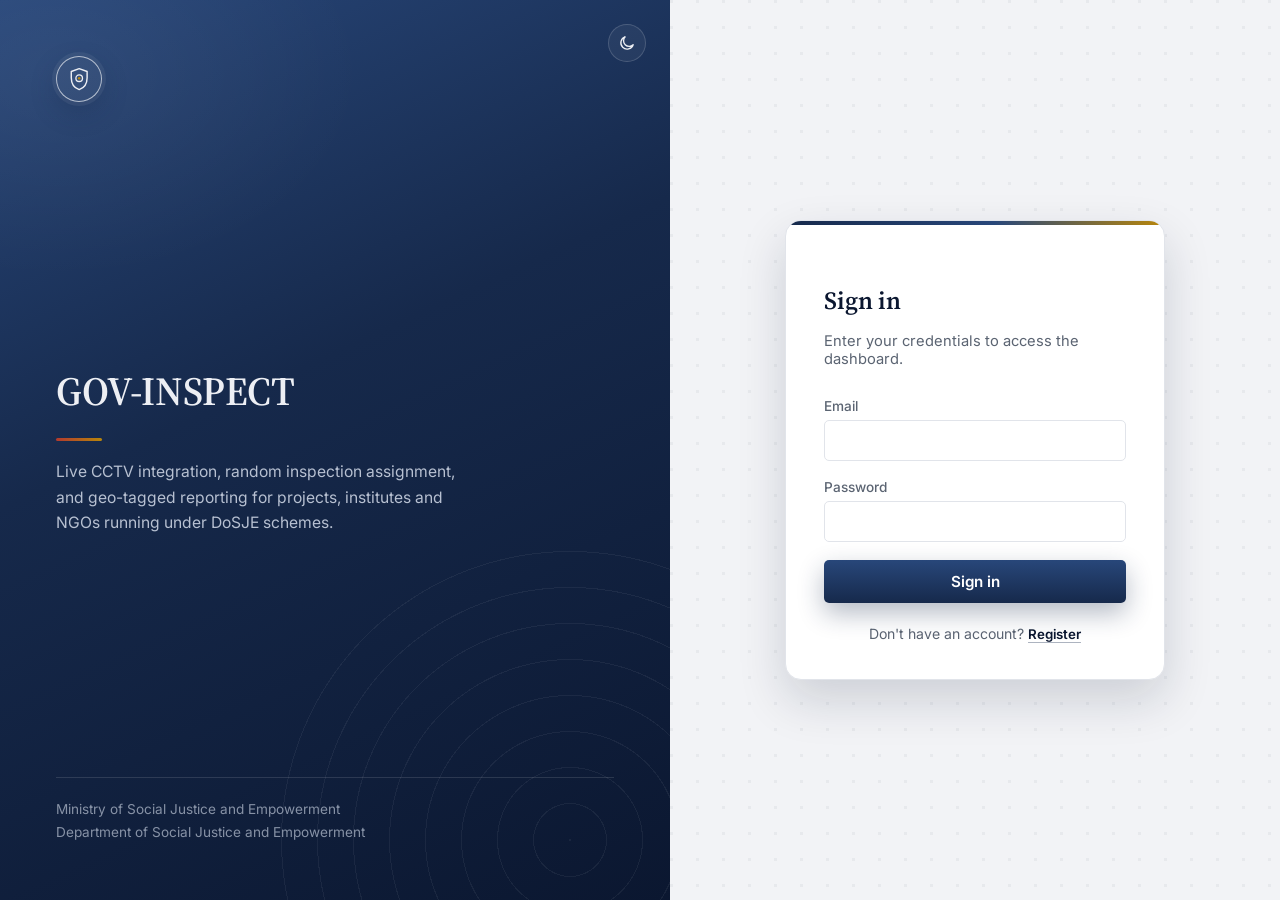
<file: frontend/analysis.html>
<!DOCTYPE html>
<html lang="en">
<head>
<script>
(function () {
  try {
    var t = localStorage.getItem("theme");
    if (!t) t = (window.matchMedia && window.matchMedia("(prefers-color-scheme: dark)").matches) ? "dark" : "light";
    document.documentElement.setAttribute("data-theme", t);
  } catch (e) {}
})();
</script>
<meta charset="UTF-8" />
<meta name="viewport" content="width=device-width, initial-scale=1.0" />
<title>Inspection Analysis — GOV-INSPECT</title>
<link rel="icon" type="image/svg+xml" href="data:image/svg+xml,%3Csvg xmlns='http://www.w3.org/2000/svg' viewBox='0 0 24 24'%3E%3Cpath d='M12 2.4 19.2 5v5.6c0 5.3-3.1 9.4-7.2 10.9-4.1-1.5-7.2-5.6-7.2-10.9V5L12 2.4z' fill='%2316294B'/%3E%3Ccircle cx='12' cy='11.1' r='3' fill='%23fff'/%3E%3Ccircle cx='12' cy='11.1' r='1.15' fill='%23B8860B'/%3E%3C/svg%3E" />
<link rel="stylesheet" href="css/style.css" />
</head>
<body>

<div class="app-shell">
  <aside class="sidebar">
    <div class="mark-row">
      <div class="mark">
        <svg viewBox="0 0 24 24" fill="none" xmlns="http://www.w3.org/2000/svg" aria-hidden="true">
          <path d="M12 2.4 19.2 5v5.6c0 5.3-3.1 9.4-7.2 10.9-4.1-1.5-7.2-5.6-7.2-10.9V5L12 2.4z" stroke="currentColor" stroke-width="1.3" stroke-linejoin="round" stroke-linecap="round"/>
          <circle cx="12" cy="11.1" r="3" stroke="currentColor" stroke-width="1.2"/>
          <circle cx="12" cy="11.1" r="1.15" fill="var(--gold)"/>
        </svg>
      </div>
      <span>GOV-INSPECT</span>
    </div>

    <nav>
      <a href="dashboard.html">Dashboard</a>
      <a href="index.html">Projects</a>
      <a href="inspections.html" class="active">Inspections</a>
      <a href="live-monitoring.html">Live Monitoring</a>
      <a href="users.html">Users</a>
    </nav>

    <button class="theme-toggle" type="button" data-theme-toggle aria-label="Toggle dark mode">
      <span class="icon">
        <svg class="i-sun" viewBox="0 0 24 24" fill="none" stroke="currentColor" stroke-width="1.8" stroke-linecap="round"><circle cx="12" cy="12" r="4"/><path d="M12 2.8v2.6M12 18.6v2.6M4.6 4.6l1.9 1.9M17.5 17.5l1.9 1.9M2.8 12h2.6M18.6 12h2.6M4.6 19.4l1.9-1.9M17.5 6.5l1.9-1.9"/></svg>
        <svg class="i-moon" viewBox="0 0 24 24" fill="none" stroke="currentColor" stroke-width="1.8" stroke-linecap="round" stroke-linejoin="round"><path d="M20.2 14.4A8.4 8.4 0 1 1 9.6 3.8a6.7 6.7 0 0 0 10.6 10.6z"/></svg>
      </span>
      <span class="label"><span class="t-dark">Dark mode</span><span class="t-light">Light mode</span></span>
      <span class="switch"><span class="knob"></span></span>
    </button>

    <div class="user-box">
      <span class="name" id="user-name">Loading…</span>
      <span id="user-role"></span>
      <button id="logout-btn">Sign out</button>
    </div>
  </aside>

  <main class="main">
    <header>
      <h1>Inspection Analysis</h1>
      <a href="inspections.html" class="quick-add-toggle">&larr; Back to inspections</a>
    </header>

    <div id="denied-state" class="card" style="display:none;">
      <div class="empty-state">
        <h3>Not available</h3>
        <p id="denied-message">This report isn't available to your role.</p>
      </div>
    </div>

    <div id="analysis-content" style="display:none;">

      <div class="card" style="padding:22px 24px; margin-bottom:22px;">
        <div style="display:flex; justify-content:space-between; align-items:flex-start; flex-wrap:wrap; gap:16px;">
          <div>
            <p style="margin:0 0 4px; font-size:0.82rem; color:var(--muted); text-transform:uppercase; letter-spacing:0.04em;">Project</p>
            <h2 id="analysis-project-name" style="margin:0 0 10px; font-size:1.3rem;">—</h2>
            <p style="margin:0; font-size:0.88rem; color:var(--muted);">
              Inspector: <span id="analysis-inspector-name">—</span> ·
              Completed: <span id="analysis-completed-at">—</span> ·
              Source: <span id="analysis-source">—</span>
            </p>
          </div>
          <div class="score-gauge" id="score-gauge">
            <div class="score-gauge-value">
              <span id="overall-score-value">—</span>
              <small>/ 100</small>
            </div>
            <div class="score-gauge-grade" id="overall-grade-badge">—</div>
          </div>
        </div>
      </div>

      <div class="card" style="padding:22px 24px; margin-bottom:22px;" id="comparison-card">
        <h3 style="margin:0 0 12px;">Compared to previous inspection</h3>
        <div id="comparison-body"></div>
      </div>

      <div class="card" style="padding:22px 24px; margin-bottom:22px;">
        <h3 style="margin:0 0 16px;">Parameter scores</h3>
        <div class="param-grid" id="param-grid"></div>
      </div>

      <div class="card" style="padding:22px 24px; margin-bottom:22px;">
        <div style="display:flex; justify-content:space-between; align-items:center; margin-bottom:12px; gap:12px; flex-wrap:wrap;">
          <h3 style="margin:0;">Written review</h3>
          <div id="edit-controls" style="display:flex; gap:10px;">
            <button class="quick-add-toggle" id="edit-toggle-btn" type="button">Edit report</button>
          </div>
        </div>
        <p id="summary-view" style="margin:0; line-height:1.6; color:var(--navy-fg);"></p>
        <form id="summary-edit-form" style="display:none;">
          <textarea id="summary-edit-text" rows="6"
            style="width:100%; padding:10px 12px; border:1px solid var(--border); border-radius:var(--radius-sm); background:var(--surface); font:inherit; resize:vertical; margin-bottom:14px;"></textarea>
          <div class="form-error" id="edit-error"></div>
          <div class="actions" style="justify-content:flex-start; gap:10px;">
            <button type="submit" class="btn-primary" id="edit-save-btn" style="width:auto; padding:10px 20px;">Save changes</button>
            <button type="button" class="quick-add-toggle" id="edit-cancel-btn">Cancel</button>
          </div>
        </form>
        <p id="edited-by-note" style="margin:14px 0 0; font-size:0.82rem; color:var(--muted); display:none;"></p>
      </div>

      <div class="card" style="padding:22px 24px; margin-bottom:22px;">
        <h3 style="margin:0 0 16px;">Photo-by-photo breakdown</h3>
        <div class="photo-breakdown-grid" id="photo-breakdown"></div>
        <p id="no-photos-note" style="display:none; color:var(--muted); font-size:0.9rem; margin:0;">
          No photographic evidence was submitted with this report.
        </p>
      </div>

      <div class="card" style="padding:22px 24px;">
        <button class="quick-add-toggle" id="history-toggle-btn" type="button">Show edit history</button>
        <div id="history-list" style="display:none; margin-top:14px;"></div>
      </div>

    </div>
  </main>
</div>

<script src="js/theme.js"></script>
<script src="js/api.js"></script>
<script src="js/analysis.js"></script>
</body>
</html>
</file>
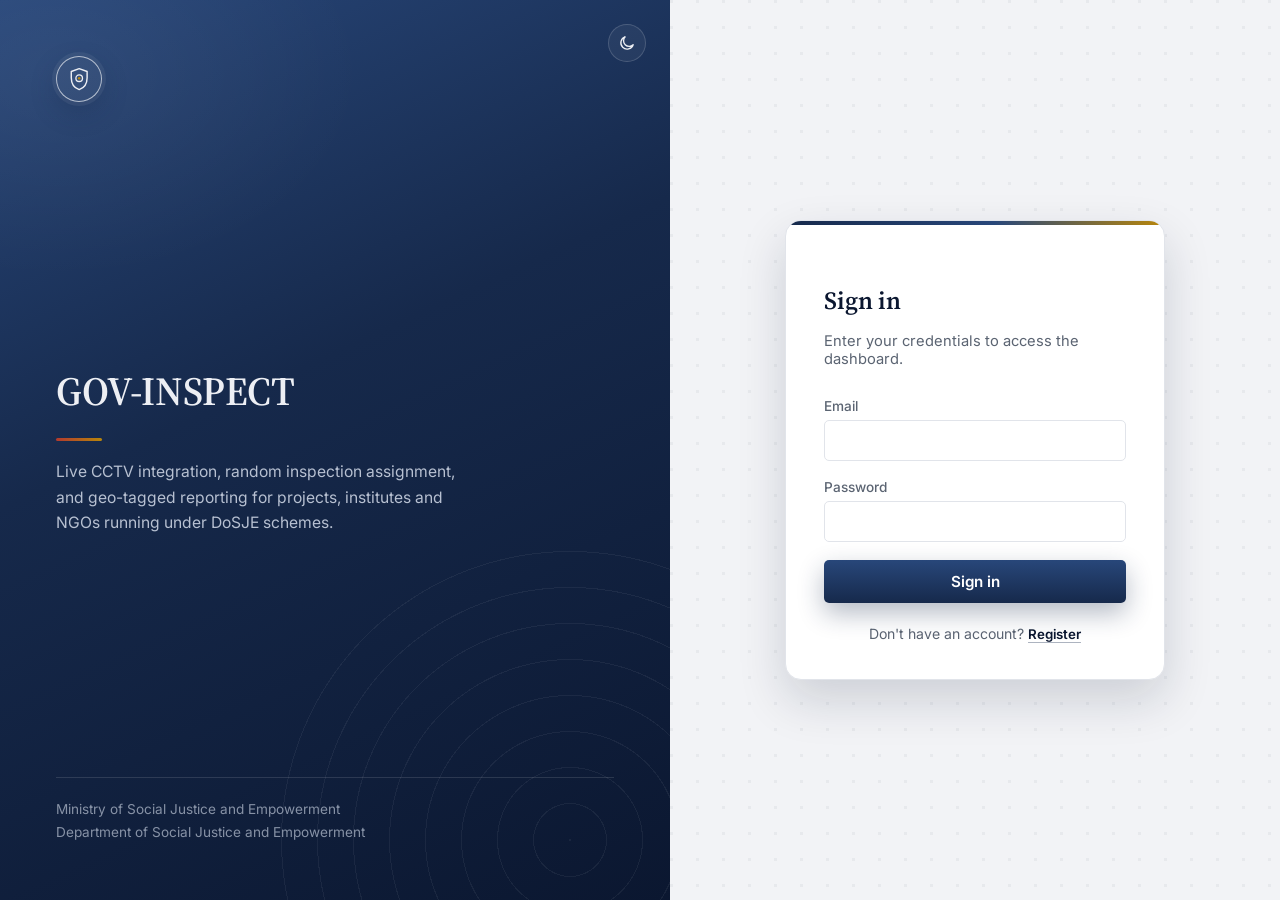
<file: frontend/dashboard.html>
<!DOCTYPE html>
<html lang="en">
<head>
<script>
(function () {
  try {
    var t = localStorage.getItem("theme");
    if (!t) t = (window.matchMedia && window.matchMedia("(prefers-color-scheme: dark)").matches) ? "dark" : "light";
    document.documentElement.setAttribute("data-theme", t);
  } catch (e) {}
})();
</script>
<meta charset="UTF-8" />
<meta name="viewport" content="width=device-width, initial-scale=1.0" />
<title>Dashboard — GOV-INSPECT</title>
<link rel="icon" type="image/svg+xml" href="data:image/svg+xml,%3Csvg xmlns='http://www.w3.org/2000/svg' viewBox='0 0 24 24'%3E%3Cpath d='M12 2.4 19.2 5v5.6c0 5.3-3.1 9.4-7.2 10.9-4.1-1.5-7.2-5.6-7.2-10.9V5L12 2.4z' fill='%2316294B'/%3E%3Ccircle cx='12' cy='11.1' r='3' fill='%23fff'/%3E%3Ccircle cx='12' cy='11.1' r='1.15' fill='%23B8860B'/%3E%3C/svg%3E" />
<link rel="stylesheet" href="css/style.css" />
</head>
<body>

<div class="app-shell">
  <aside class="sidebar">
    <div class="mark-row">
      <div class="mark">
        <svg viewBox="0 0 24 24" fill="none" xmlns="http://www.w3.org/2000/svg" aria-hidden="true">
          <path d="M12 2.4 19.2 5v5.6c0 5.3-3.1 9.4-7.2 10.9-4.1-1.5-7.2-5.6-7.2-10.9V5L12 2.4z" stroke="currentColor" stroke-width="1.3" stroke-linejoin="round" stroke-linecap="round"/>
          <circle cx="12" cy="11.1" r="3" stroke="currentColor" stroke-width="1.2"/>
          <circle cx="12" cy="11.1" r="1.15" fill="var(--gold)"/>
        </svg>
      </div>
      <span>GOV-INSPECT</span>
    </div>

    <nav>
      <a href="dashboard.html" class="active">Dashboard</a>
      <a href="index.html">Projects</a>
      <a href="inspections.html">Inspections</a>
      <a href="live-monitoring.html">Live Monitoring</a>
      <a href="users.html">Users</a>
    </nav>

    <button class="theme-toggle" type="button" data-theme-toggle aria-label="Toggle dark mode">
      <span class="icon">
        <svg class="i-sun" viewBox="0 0 24 24" fill="none" stroke="currentColor" stroke-width="1.8" stroke-linecap="round"><circle cx="12" cy="12" r="4"/><path d="M12 2.8v2.6M12 18.6v2.6M4.6 4.6l1.9 1.9M17.5 17.5l1.9 1.9M2.8 12h2.6M18.6 12h2.6M4.6 19.4l1.9-1.9M17.5 6.5l1.9-1.9"/></svg>
        <svg class="i-moon" viewBox="0 0 24 24" fill="none" stroke="currentColor" stroke-width="1.8" stroke-linecap="round" stroke-linejoin="round"><path d="M20.2 14.4A8.4 8.4 0 1 1 9.6 3.8a6.7 6.7 0 0 0 10.6 10.6z"/></svg>
      </span>
      <span class="label"><span class="t-dark">Dark mode</span><span class="t-light">Light mode</span></span>
      <span class="switch"><span class="knob"></span></span>
    </button>

    <div class="user-box">
      <span class="name" id="user-name">Loading…</span>
      <span id="user-role"></span>
      <button id="logout-btn">Sign out</button>
    </div>
  </aside>

  <main class="main">
    <header>
      <h1>Dashboard</h1>
      <span class="meta" id="last-updated"></span>
    </header>

    <div id="dashboard-error" class="form-error" style="display:none;"></div>

    <h2 class="stats-section-title" id="overview-title">Overview</h2>
    <div class="stats-grid">
      <div class="stat-card" id="card-total-projects">
        <div class="value" id="stat-total-projects">—</div>
        <div class="label" id="label-total-projects">Total projects &amp; institutes</div>
      </div>
      <div class="stat-card" id="card-live-feeds">
        <div class="value" id="stat-live-feeds">—</div>
        <div class="label" id="label-live-feeds">Assignments with a live CCTV feed</div>
      </div>
      <div class="stat-card" id="card-active-users">
        <div class="value" id="stat-active-users">—</div>
        <div class="label">Active users</div>
      </div>
      <div class="stat-card">
        <div class="value" id="stat-total-inspections">—</div>
        <div class="label" id="label-total-inspections">Total inspections</div>
      </div>
    </div>

    <h2 class="stats-section-title" id="status-title">Inspections by status</h2>
    <div class="stats-grid">
      <div class="stat-card status-pending">
        <div class="value" id="stat-pending">—</div>
        <div class="label">Pending</div>
      </div>
      <div class="stat-card">
        <div class="value" id="stat-in-progress">—</div>
        <div class="label">In progress</div>
      </div>
      <div class="stat-card status-completed">
        <div class="value" id="stat-completed">—</div>
        <div class="label">Completed</div>
      </div>
      <div class="stat-card status-missed">
        <div class="value" id="stat-missed">—</div>
        <div class="label">Missed</div>
      </div>
    </div>

    <h2 class="stats-section-title">AI attendance verification</h2>
    <div class="stats-grid">
      <div class="stat-card status-missed">
        <div class="value" id="stat-flagged-attendance">—</div>
        <div class="label">Check-ins flagged by AI face-check</div>
      </div>
    </div>

    <h2 class="stats-section-title" id="alerts-title" style="display:none;">
      Alerts
      <button type="button" class="section-toggle active" id="alerts-filter-toggle">Unresolved only</button>
    </h2>

    <div class="card" id="alerts-card" style="display:none;">
      <div class="alerts-list" id="alerts-list"></div>
      <div class="empty-state" id="alerts-empty" style="display:none;">
        <h3>No alerts</h3>
        <p>Anomalies flagged by the AI/CCTV system for a project will show up here.</p>
      </div>
    </div>
  </main>
</div>

<script src="js/theme.js"></script>
<script src="js/api.js"></script>
<script src="js/dashboard.js"></script>
</body>
</html>
</file>
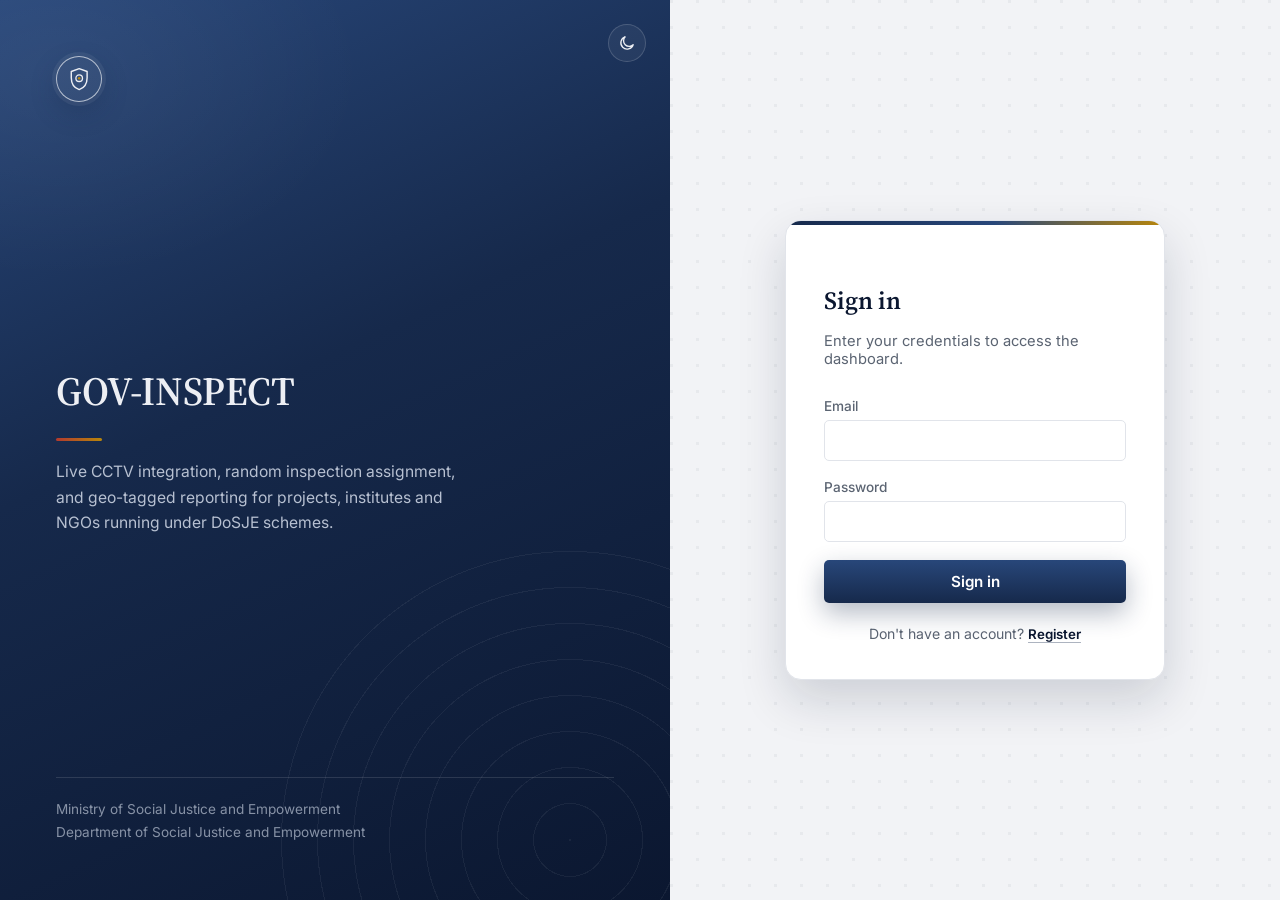
<file: frontend/inspections.html>
<!DOCTYPE html>
<html lang="en">
<head>
<script>
(function () {
  try {
    var t = localStorage.getItem("theme");
    if (!t) t = (window.matchMedia && window.matchMedia("(prefers-color-scheme: dark)").matches) ? "dark" : "light";
    document.documentElement.setAttribute("data-theme", t);
  } catch (e) {}
})();
</script>
<meta charset="UTF-8" />
<meta name="viewport" content="width=device-width, initial-scale=1.0" />
<title>Inspections — GOV-INSPECT</title>
<link rel="icon" type="image/svg+xml" href="data:image/svg+xml,%3Csvg xmlns='http://www.w3.org/2000/svg' viewBox='0 0 24 24'%3E%3Cpath d='M12 2.4 19.2 5v5.6c0 5.3-3.1 9.4-7.2 10.9-4.1-1.5-7.2-5.6-7.2-10.9V5L12 2.4z' fill='%2316294B'/%3E%3Ccircle cx='12' cy='11.1' r='3' fill='%23fff'/%3E%3Ccircle cx='12' cy='11.1' r='1.15' fill='%23B8860B'/%3E%3C/svg%3E" />
<link rel="stylesheet" href="css/style.css" />
</head>
<body>

<div class="app-shell">
  <aside class="sidebar">
    <div class="mark-row">
      <div class="mark">
        <svg viewBox="0 0 24 24" fill="none" xmlns="http://www.w3.org/2000/svg" aria-hidden="true">
          <path d="M12 2.4 19.2 5v5.6c0 5.3-3.1 9.4-7.2 10.9-4.1-1.5-7.2-5.6-7.2-10.9V5L12 2.4z" stroke="currentColor" stroke-width="1.3" stroke-linejoin="round" stroke-linecap="round"/>
          <circle cx="12" cy="11.1" r="3" stroke="currentColor" stroke-width="1.2"/>
          <circle cx="12" cy="11.1" r="1.15" fill="var(--gold)"/>
        </svg>
      </div>
      <span>GOV-INSPECT</span>
    </div>

    <nav>
      <a href="dashboard.html">Dashboard</a>
      <a href="index.html">Projects</a>
      <a href="inspections.html" class="active">Inspections</a>
      <a href="live-monitoring.html">Live Monitoring</a>
      <a href="users.html">Users</a>
    </nav>

    <button class="theme-toggle" type="button" data-theme-toggle aria-label="Toggle dark mode">
      <span class="icon">
        <svg class="i-sun" viewBox="0 0 24 24" fill="none" stroke="currentColor" stroke-width="1.8" stroke-linecap="round"><circle cx="12" cy="12" r="4"/><path d="M12 2.8v2.6M12 18.6v2.6M4.6 4.6l1.9 1.9M17.5 17.5l1.9 1.9M2.8 12h2.6M18.6 12h2.6M4.6 19.4l1.9-1.9M17.5 6.5l1.9-1.9"/></svg>
        <svg class="i-moon" viewBox="0 0 24 24" fill="none" stroke="currentColor" stroke-width="1.8" stroke-linecap="round" stroke-linejoin="round"><path d="M20.2 14.4A8.4 8.4 0 1 1 9.6 3.8a6.7 6.7 0 0 0 10.6 10.6z"/></svg>
      </span>
      <span class="label"><span class="t-dark">Dark mode</span><span class="t-light">Light mode</span></span>
      <span class="switch"><span class="knob"></span></span>
    </button>

    <div class="user-box">
      <span class="name" id="user-name">Loading…</span>
      <span id="user-role"></span>
      <button id="logout-btn">Sign out</button>
    </div>
  </aside>

  <main class="main">
    <header>
      <h1>Inspections</h1>
      <div style="display:flex; align-items:center; gap:10px;">
        <button class="quick-add-toggle" id="toggle-manual-form">+ Add inspection</button>
        <button class="btn-primary" id="run-assignment-btn" style="width:auto; padding:10px 18px;">
          Run random assignment
        </button>
      </div>
    </header>

    <p class="run-status" id="run-status" style="display:none; margin-top:-14px; margin-bottom:20px; font-size:0.88rem;"></p>

    <form class="quick-add-form" id="manual-add-form">
      <div class="grid">
        <div class="field">
          <label for="manual-project">Project</label>
          <select id="manual-project" required>
            <option value="">Select a project…</option>
          </select>
        </div>
        <div class="field">
          <label for="manual-type">Type</label>
          <select id="manual-type">
            <option value="surprise">Surprise visit</option>
            <option value="scheduled">Scheduled</option>
            <option value="vc_random">Random VC check-in</option>
          </select>
        </div>
        <div class="field" style="grid-column: 1 / -1;">
          <label for="manual-cctv">CCTV feed URL for this assignment (HLS .m3u8, or a YouTube live link for testing)</label>
          <input type="text" id="manual-cctv" placeholder="https://example.com/stream.m3u8" />
        </div>
      </div>
      <p style="margin:0 0 14px; font-size:0.82rem; color:var(--muted);">
        Adds one unassigned inspection of the chosen type for this project, even if it already has a recent inspection. Assign an inspector and date/time for it afterward.
      </p>
      <div class="form-error" id="manual-add-error"></div>
      <div class="actions">
        <button type="submit" class="btn-primary" id="manual-add-submit">Add inspection</button>
        <button type="button" class="quick-add-toggle" id="manual-add-cancel">Cancel</button>
      </div>
    </form>

    <form class="quick-add-form" id="assign-form">
      <p style="margin:0 0 14px; font-size:0.9rem; color:var(--muted);">
        Assign an inspector and date/time to: <strong id="assign-project-name"></strong>
      </p>
      <div class="grid">
        <div class="field">
          <label for="assign-inspector">Inspector</label>
          <select id="assign-inspector" required>
            <option value="">Select an inspector…</option>
          </select>
        </div>
        <div class="field">
          <label for="assign-datetime">Date &amp; time</label>
          <input type="datetime-local" id="assign-datetime" required />
        </div>
      </div>
      <div class="form-error" id="assign-error"></div>
      <div class="actions">
        <button type="submit" class="btn-primary" id="assign-submit">Save assignment</button>
        <button type="button" class="quick-add-toggle" id="assign-cancel">Cancel</button>
      </div>
    </form>

    <form class="quick-add-form" id="feed-form">
      <p style="margin:0 0 14px; font-size:0.9rem; color:var(--muted);">
        Set the live CCTV feed for this assignment: <strong id="feed-project-name"></strong>
      </p>
      <div class="grid">
        <div class="field" style="grid-column: 1 / -1;">
          <label for="feed-url">CCTV feed URL (HLS .m3u8, or a YouTube live link for testing)</label>
          <input type="text" id="feed-url" placeholder="https://example.com/stream.m3u8" />
        </div>
      </div>
      <p style="margin:0 0 14px; font-size:0.82rem; color:var(--muted);">
        Leave blank and save to remove the feed from this assignment.
      </p>
      <div class="form-error" id="feed-error"></div>
      <div class="actions">
        <button type="submit" class="btn-primary" id="feed-submit">Save feed</button>
        <button type="button" class="quick-add-toggle" id="feed-cancel">Cancel</button>
      </div>
    </form>

    <form class="quick-add-form" id="checkin-form">
      <p style="margin:0 0 14px; font-size:0.9rem; color:var(--muted);">
        Check in for: <strong id="checkin-project-name"></strong>
      </p>
      <div class="grid">
        <div class="field">
          <label>GPS location (required)</label>
          <div style="display:flex; align-items:center; gap:10px;">
            <button type="button" class="quick-add-toggle" id="checkin-capture-gps" style="flex:none;">Capture my location</button>
            <span id="checkin-gps-status" style="font-size:0.82rem; color:var(--muted);">Not captured yet</span>
          </div>
        </div>
        <div class="field">
          <label for="checkin-photo">Attendance selfie (required — verified by AI)</label>
          <input type="file" id="checkin-photo" accept="image/*" capture="user" required />
        </div>
      </div>
      <p style="margin:0 0 14px; font-size:0.82rem; color:var(--muted);">
        Both are mandatory and checked automatically: the photo must show exactly one face, and the GPS reading from this device is compared against the project's registered site location — not typed in manually, and not the location of any other computer. Either check failing raises an alert for review.
      </p>
      <div class="form-error" id="checkin-error"></div>
      <p id="checkin-result" style="display:none; margin:0 0 14px; font-size:0.88rem;"></p>
      <div class="actions">
        <button type="submit" class="btn-primary" id="checkin-submit" disabled>Capture location first</button>
        <button type="button" class="quick-add-toggle" id="checkin-cancel">Cancel</button>
      </div>
    </form>

    <form class="quick-add-form" id="report-form">
      <p style="margin:0 0 14px; font-size:0.9rem; color:var(--muted);">
        Submit inspection report for: <strong id="report-project-name"></strong>
      </p>
      <div class="field" style="margin-bottom:14px;">
        <label for="report-text">Written findings (required)</label>
        <textarea id="report-text" rows="4" required
          placeholder="Describe what you observed — condition of facilities, any issues found, overall impression…"
          style="width:100%; padding:10px 12px; border:1px solid var(--border); border-radius:var(--radius-sm); background:var(--surface); font:inherit; resize:vertical;"></textarea>
      </div>
      <div class="field" style="margin-bottom:14px;">
        <label>Site location (optional but recommended)</label>
        <div style="display:flex; align-items:center; gap:10px;">
          <button type="button" class="quick-add-toggle" id="report-capture-gps" style="flex:none;">Capture my location</button>
          <span id="report-gps-status" style="font-size:0.82rem; color:var(--muted);">Not captured</span>
        </div>
      </div>
      <div class="field" style="margin-bottom:6px;">
        <label for="report-photos">Add photo evidence</label>
        <input type="file" id="report-photos" accept="image/*" multiple />
        <p style="margin:6px 0 0; font-size:0.8rem; color:var(--muted);">
          Each photo is analyzed as soon as it's added: the AI works out what it's a photo of
          (washroom, corridor, damaged wall, wiring…) and scores only the parameters that theme
          is actually evidence for. Add a short caption to each — it sharpens the AI's read on the
          photo — then repeat for as many areas as you covered.
        </p>
      </div>
      <div id="report-photo-list" class="evidence-upload-list"></div>
      <div class="form-error" id="report-error"></div>
      <p id="report-result" style="display:none; margin:0 0 14px; font-size:0.88rem;"></p>
      <div class="actions">
        <button type="submit" class="btn-primary" id="report-submit">Submit report</button>
        <button type="button" class="quick-add-toggle" id="report-cancel">Cancel</button>
      </div>
    </form>

    <div class="card">
      <table id="inspections-table">
        <thead>
          <tr>
            <th>Project</th>
            <th>Inspector</th>
            <th>Type</th>
            <th>Status</th>
            <th>Assigned by</th>
            <th>Scheduled</th>
            <th>CCTV Feed</th>
            <th>AI Check</th>
            <th>Report</th>
            <th>Actions</th>
          </tr>
        </thead>
        <tbody id="inspections-body"></tbody>
      </table>
      <div class="empty-state" id="empty-state" style="display:none;">
        <h3>No inspections yet</h3>
        <p>Run the random assignment engine, or create one manually via the API.</p>
      </div>
    </div>
  </main>
</div>

<script src="js/theme.js"></script>
<script src="js/api.js"></script>
<script src="js/inspections.js"></script>
</body>
</html>
</file>
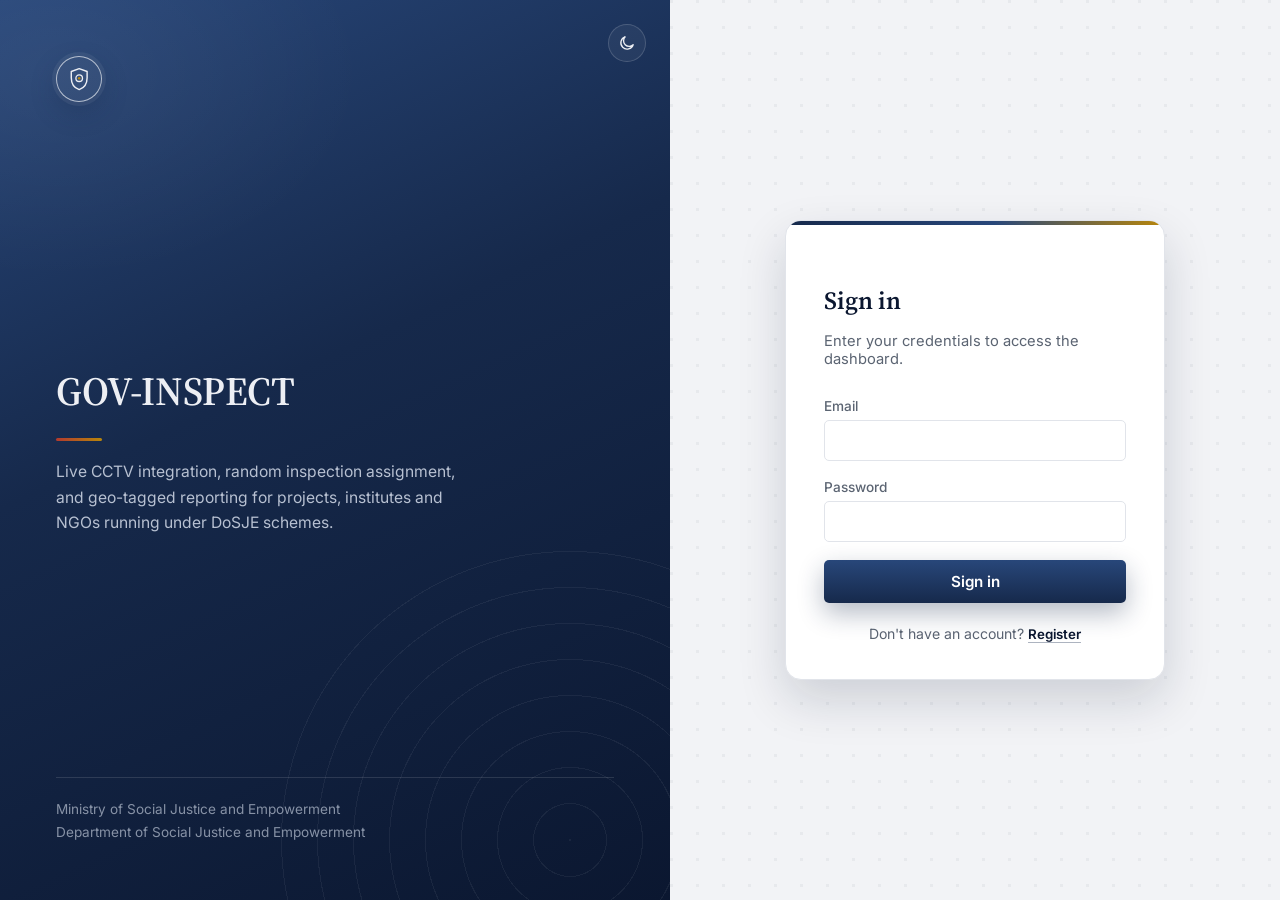
<file: frontend/login.html>
<!DOCTYPE html>
<html lang="en">
<head>
<script>
(function () {
  try {
    var t = localStorage.getItem("theme");
    if (!t) t = (window.matchMedia && window.matchMedia("(prefers-color-scheme: dark)").matches) ? "dark" : "light";
    document.documentElement.setAttribute("data-theme", t);
  } catch (e) {}
})();
</script>
<meta charset="UTF-8" />
<meta name="viewport" content="width=device-width, initial-scale=1.0" />
<title>Sign in — GOV-INSPECT</title>
<link rel="icon" type="image/svg+xml" href="data:image/svg+xml,%3Csvg xmlns='http://www.w3.org/2000/svg' viewBox='0 0 24 24'%3E%3Cpath d='M12 2.4 19.2 5v5.6c0 5.3-3.1 9.4-7.2 10.9-4.1-1.5-7.2-5.6-7.2-10.9V5L12 2.4z' fill='%2316294B'/%3E%3Ccircle cx='12' cy='11.1' r='3' fill='%23fff'/%3E%3Ccircle cx='12' cy='11.1' r='1.15' fill='%23B8860B'/%3E%3C/svg%3E" />
<link rel="stylesheet" href="css/style.css" />
</head>
<body>

<div class="login-shell">
  <div class="login-brand">
    <button class="theme-toggle-icon-btn" type="button" data-theme-toggle aria-label="Toggle dark mode">
      <svg class="i-sun" viewBox="0 0 24 24" fill="none" stroke="currentColor" stroke-width="1.8" stroke-linecap="round"><circle cx="12" cy="12" r="4"/><path d="M12 2.8v2.6M12 18.6v2.6M4.6 4.6l1.9 1.9M17.5 17.5l1.9 1.9M2.8 12h2.6M18.6 12h2.6M4.6 19.4l1.9-1.9M17.5 6.5l1.9-1.9"/></svg>
      <svg class="i-moon" viewBox="0 0 24 24" fill="none" stroke="currentColor" stroke-width="1.8" stroke-linecap="round" stroke-linejoin="round"><path d="M20.2 14.4A8.4 8.4 0 1 1 9.6 3.8a6.7 6.7 0 0 0 10.6 10.6z"/></svg>
    </button>
    <div class="mark">
      <svg viewBox="0 0 24 24" fill="none" xmlns="http://www.w3.org/2000/svg" aria-hidden="true">
        <path d="M12 2.4 19.2 5v5.6c0 5.3-3.1 9.4-7.2 10.9-4.1-1.5-7.2-5.6-7.2-10.9V5L12 2.4z" stroke="currentColor" stroke-width="1.3" stroke-linejoin="round" stroke-linecap="round"/>
        <circle cx="12" cy="11.1" r="3" stroke="currentColor" stroke-width="1.2"/>
        <circle cx="12" cy="11.1" r="1.15" fill="var(--gold)"/>
      </svg>
    </div>
    <div>
      <h1>GOV-INSPECT</h1>
      <p>
        Live CCTV integration, random inspection assignment, and
        geo-tagged reporting for projects, institutes and NGOs
        running under DoSJE schemes.
      </p>
    </div>
    <div class="foot">
      Ministry of Social Justice and Empowerment<br />
      Department of Social Justice and Empowerment
    </div>
  </div>

  <div class="login-form-wrap">
    <form class="login-form" id="login-form">
      <h2>Sign in</h2>
      <p class="sub">Enter your credentials to access the dashboard.</p>

      <div class="form-error" id="form-error"></div>

      <div class="field">
        <label for="email">Email</label>
        <input type="email" id="email" required autocomplete="username" />
      </div>

      <div class="field">
        <label for="password">Password</label>
        <input type="password" id="password" required autocomplete="current-password" />
      </div>

      <button type="submit" class="btn-primary" id="submit-btn">Sign in</button>

      <div class="switch-link">
        Don't have an account? <button type="button" id="show-register">Register</button>
      </div>
    </form>
  </div>
</div>

<script src="js/theme.js"></script>
<script src="js/api.js"></script>
<script src="js/login.js"></script>
</body>
</html>
</file>
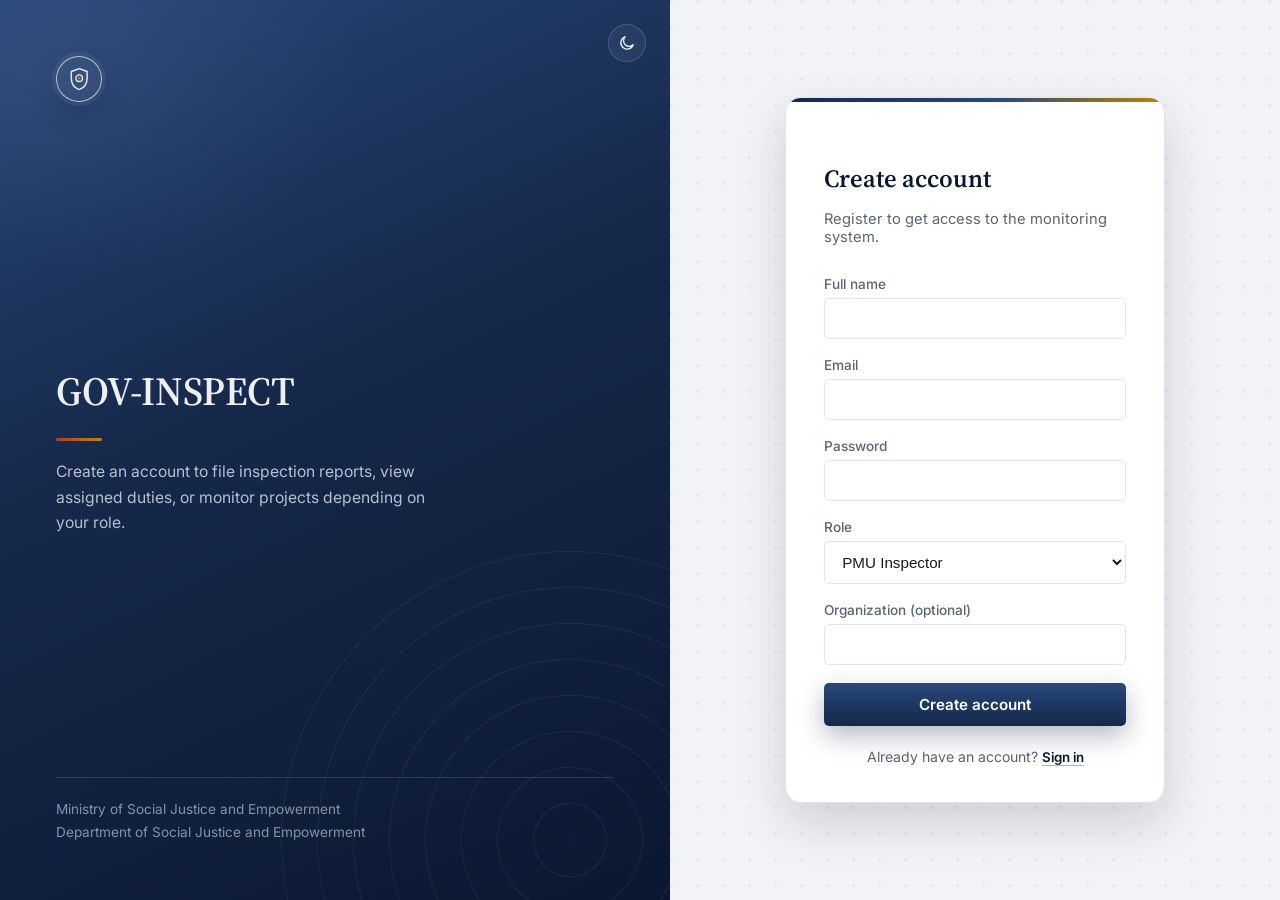
<file: frontend/register.html>
<!DOCTYPE html>
<html lang="en">
<head>
<script>
(function () {
  try {
    var t = localStorage.getItem("theme");
    if (!t) t = (window.matchMedia && window.matchMedia("(prefers-color-scheme: dark)").matches) ? "dark" : "light";
    document.documentElement.setAttribute("data-theme", t);
  } catch (e) {}
})();
</script>
<meta charset="UTF-8" />
<meta name="viewport" content="width=device-width, initial-scale=1.0" />
<title>Register — GOV-INSPECT</title>
<link rel="icon" type="image/svg+xml" href="data:image/svg+xml,%3Csvg xmlns='http://www.w3.org/2000/svg' viewBox='0 0 24 24'%3E%3Cpath d='M12 2.4 19.2 5v5.6c0 5.3-3.1 9.4-7.2 10.9-4.1-1.5-7.2-5.6-7.2-10.9V5L12 2.4z' fill='%2316294B'/%3E%3Ccircle cx='12' cy='11.1' r='3' fill='%23fff'/%3E%3Ccircle cx='12' cy='11.1' r='1.15' fill='%23B8860B'/%3E%3C/svg%3E" />
<link rel="stylesheet" href="css/style.css" />
</head>
<body>

<div class="login-shell">
  <div class="login-brand">
    <button class="theme-toggle-icon-btn" type="button" data-theme-toggle aria-label="Toggle dark mode">
      <svg class="i-sun" viewBox="0 0 24 24" fill="none" stroke="currentColor" stroke-width="1.8" stroke-linecap="round"><circle cx="12" cy="12" r="4"/><path d="M12 2.8v2.6M12 18.6v2.6M4.6 4.6l1.9 1.9M17.5 17.5l1.9 1.9M2.8 12h2.6M18.6 12h2.6M4.6 19.4l1.9-1.9M17.5 6.5l1.9-1.9"/></svg>
      <svg class="i-moon" viewBox="0 0 24 24" fill="none" stroke="currentColor" stroke-width="1.8" stroke-linecap="round" stroke-linejoin="round"><path d="M20.2 14.4A8.4 8.4 0 1 1 9.6 3.8a6.7 6.7 0 0 0 10.6 10.6z"/></svg>
    </button>
    <div class="mark">
      <svg viewBox="0 0 24 24" fill="none" xmlns="http://www.w3.org/2000/svg" aria-hidden="true">
        <path d="M12 2.4 19.2 5v5.6c0 5.3-3.1 9.4-7.2 10.9-4.1-1.5-7.2-5.6-7.2-10.9V5L12 2.4z" stroke="currentColor" stroke-width="1.3" stroke-linejoin="round" stroke-linecap="round"/>
        <circle cx="12" cy="11.1" r="3" stroke="currentColor" stroke-width="1.2"/>
        <circle cx="12" cy="11.1" r="1.15" fill="var(--gold)"/>
      </svg>
    </div>
    <div>
      <h1>GOV-INSPECT</h1>
      <p>
        Create an account to file inspection reports, view assigned
        duties, or monitor projects depending on your role.
      </p>
    </div>
    <div class="foot">
      Ministry of Social Justice and Empowerment<br />
      Department of Social Justice and Empowerment
    </div>
  </div>

  <div class="login-form-wrap">
    <form class="login-form" id="register-form">
      <h2>Create account</h2>
      <p class="sub">Register to get access to the monitoring system.</p>

      <div class="form-error" id="form-error"></div>

      <div class="field">
        <label for="full_name">Full name</label>
        <input type="text" id="full_name" required />
      </div>

      <div class="field">
        <label for="email">Email</label>
        <input type="email" id="email" required autocomplete="username" />
      </div>

      <div class="field">
        <label for="password">Password</label>
        <input type="password" id="password" required autocomplete="new-password" />
      </div>

      <div class="field">
        <label for="role">Role</label>
        <select id="role">
          <option value="pmu_inspector">PMU Inspector</option>
          <option value="project_incharge">Project Incharge</option>
          <option value="department_official">Department Official</option>
          <option value="admin">Admin</option>
        </select>
      </div>

      <div class="field">
        <label for="organization">Organization (optional)</label>
        <input type="text" id="organization" />
      </div>

      <button type="submit" class="btn-primary" id="submit-btn">Create account</button>

      <div class="switch-link">
        Already have an account? <button type="button" id="show-login">Sign in</button>
      </div>
    </form>
  </div>
</div>

<script src="js/theme.js"></script>
<script src="js/api.js"></script>
<script src="js/register.js"></script>
</body>
</html>
</file>
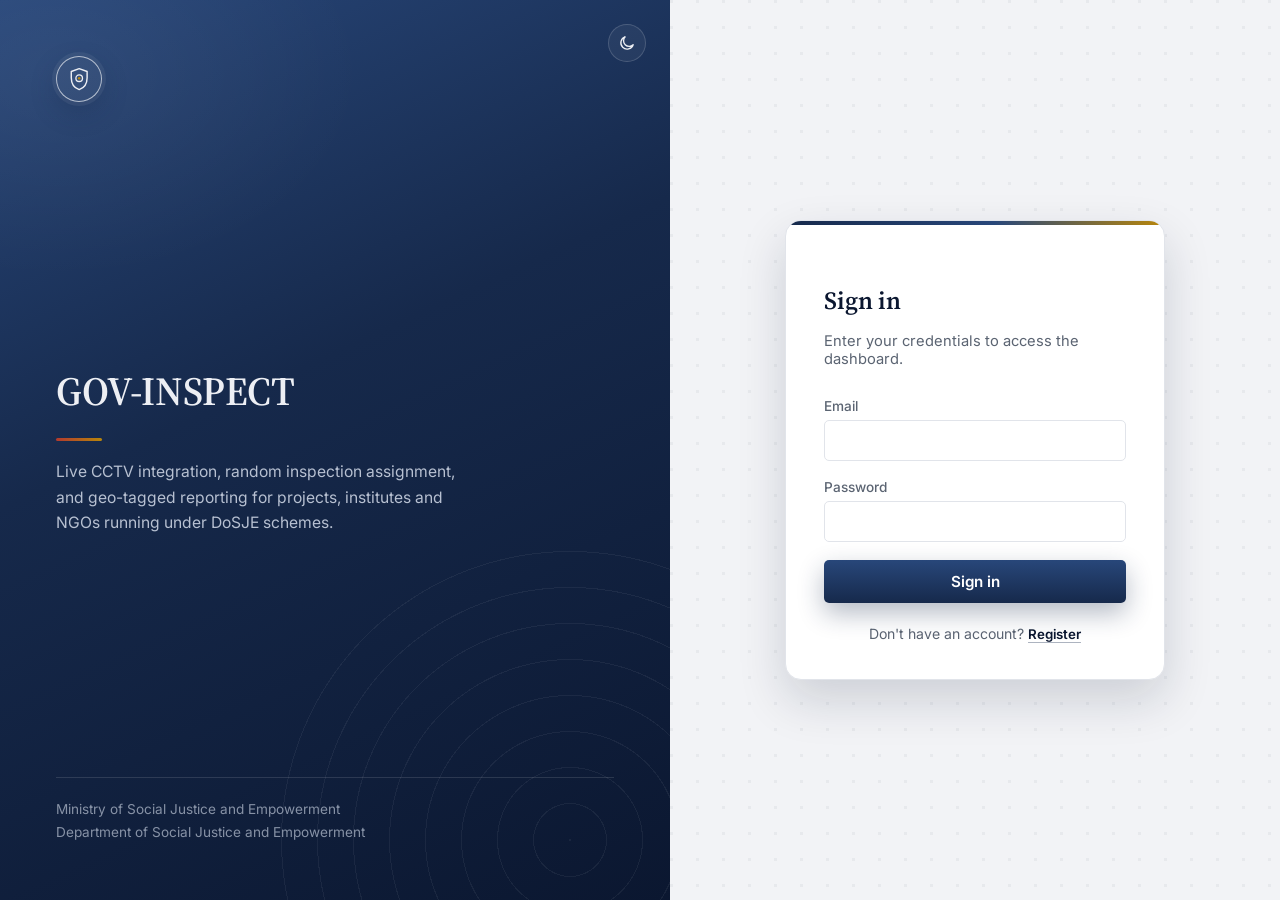
<file: frontend/users.html>
<!DOCTYPE html>
<html lang="en">
<head>
<script>
(function () {
  try {
    var t = localStorage.getItem("theme");
    if (!t) t = (window.matchMedia && window.matchMedia("(prefers-color-scheme: dark)").matches) ? "dark" : "light";
    document.documentElement.setAttribute("data-theme", t);
  } catch (e) {}
})();
</script>
<meta charset="UTF-8" />
<meta name="viewport" content="width=device-width, initial-scale=1.0" />
<title>Users — Smart Monitoring &amp; Inspection System</title>
<link rel="icon" type="image/svg+xml" href="data:image/svg+xml,%3Csvg xmlns='http://www.w3.org/2000/svg' viewBox='0 0 24 24'%3E%3Cpath d='M12 2.4 19.2 5v5.6c0 5.3-3.1 9.4-7.2 10.9-4.1-1.5-7.2-5.6-7.2-10.9V5L12 2.4z' fill='%2316294B'/%3E%3Ccircle cx='12' cy='11.1' r='3' fill='%23fff'/%3E%3Ccircle cx='12' cy='11.1' r='1.15' fill='%23B8860B'/%3E%3C/svg%3E" />
<link rel="stylesheet" href="css/style.css" />
</head>
<body>

<div class="app-shell">
  <aside class="sidebar">
    <div class="mark-row">
      <div class="mark">
        <svg viewBox="0 0 24 24" fill="none" xmlns="http://www.w3.org/2000/svg" aria-hidden="true">
          <path d="M12 2.4 19.2 5v5.6c0 5.3-3.1 9.4-7.2 10.9-4.1-1.5-7.2-5.6-7.2-10.9V5L12 2.4z" stroke="currentColor" stroke-width="1.3" stroke-linejoin="round" stroke-linecap="round"/>
          <circle cx="12" cy="11.1" r="3" stroke="currentColor" stroke-width="1.2"/>
          <circle cx="12" cy="11.1" r="1.15" fill="var(--gold)"/>
        </svg>
      </div>
      <span>Smart Monitoring<br />&amp; Inspection</span>
    </div>

    <nav>
      <a href="dashboard.html">Dashboard</a>
      <a href="index.html">Projects</a>
      <a href="inspections.html">Inspections</a>
      <a href="live-monitoring.html">Live Monitoring</a>
      <a href="users.html" class="active">Users</a>
    </nav>

    <button class="theme-toggle" type="button" data-theme-toggle aria-label="Toggle dark mode">
      <span class="icon">
        <svg class="i-sun" viewBox="0 0 24 24" fill="none" stroke="currentColor" stroke-width="1.8" stroke-linecap="round"><circle cx="12" cy="12" r="4"/><path d="M12 2.8v2.6M12 18.6v2.6M4.6 4.6l1.9 1.9M17.5 17.5l1.9 1.9M2.8 12h2.6M18.6 12h2.6M4.6 19.4l1.9-1.9M17.5 6.5l1.9-1.9"/></svg>
        <svg class="i-moon" viewBox="0 0 24 24" fill="none" stroke="currentColor" stroke-width="1.8" stroke-linecap="round" stroke-linejoin="round"><path d="M20.2 14.4A8.4 8.4 0 1 1 9.6 3.8a6.7 6.7 0 0 0 10.6 10.6z"/></svg>
      </span>
      <span class="label"><span class="t-dark">Dark mode</span><span class="t-light">Light mode</span></span>
      <span class="switch"><span class="knob"></span></span>
    </button>

    <div class="user-box">
      <span class="name" id="user-name">Loading…</span>
      <span id="user-role"></span>
      <button id="logout-btn">Sign out</button>
    </div>
  </aside>

  <main class="main">
    <header>
      <h1>Users</h1>
      <div style="display:flex; align-items:center; gap:14px;">
        <span class="meta" id="user-count"></span>
        <a class="quick-add-toggle" id="add-user-link" href="register.html" style="text-decoration:none; display:inline-block;">+ Add user</a>
      </div>
    </header>

    <div id="users-error" class="form-error" style="display:none;"></div>

    <div class="card">
      <table id="users-table">
        <thead>
          <tr>
            <th>Name</th>
            <th>Email</th>
            <th>Role</th>
            <th>Organization</th>
            <th>Status</th>
            <th>Joined</th>
          </tr>
        </thead>
        <tbody id="users-body"></tbody>
      </table>
      <div class="empty-state" id="empty-state" style="display:none;">
        <h3>No users yet</h3>
        <p>Accounts created via registration will appear here.</p>
      </div>
    </div>

    <div class="empty-state" id="denied-state" style="display:none;">
      <h3>Restricted to admins and department officials</h3>
      <p>Your role doesn't have access to the users directory.</p>
    </div>
  </main>
</div>

<script src="js/theme.js"></script>
<script src="js/api.js"></script>
<script src="js/users.js"></script>
</body>
</html>
</file>
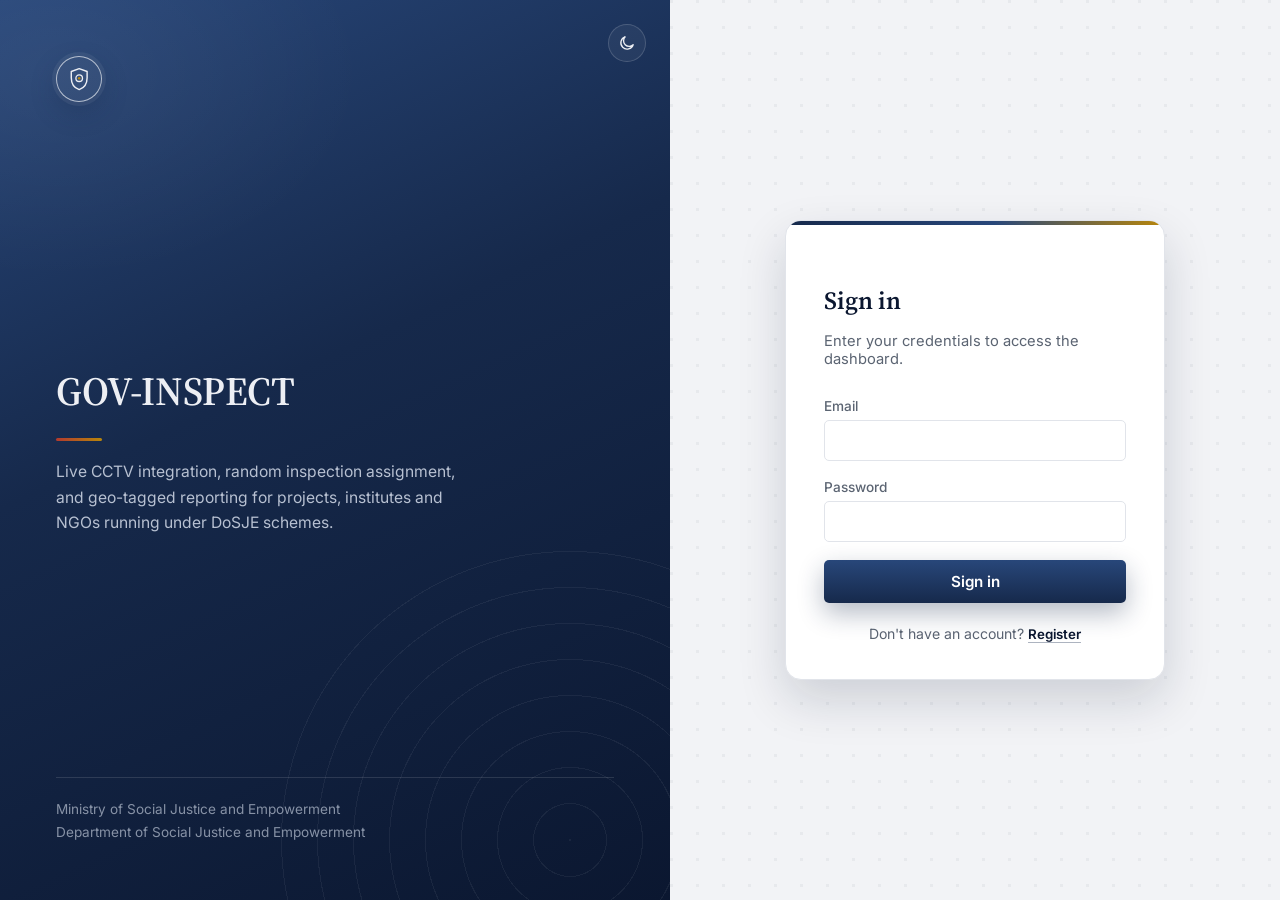
<file: frontend/video-call.html>
<!DOCTYPE html>
<html lang="en">
<head>
<script>
(function () {
  try {
    var t = localStorage.getItem("theme");
    if (!t) t = (window.matchMedia && window.matchMedia("(prefers-color-scheme: dark)").matches) ? "dark" : "light";
    document.documentElement.setAttribute("data-theme", t);
  } catch (e) {}
})();
</script>
<meta charset="UTF-8" />
<meta name="viewport" content="width=device-width, initial-scale=1.0" />
<title>Video Call — GOV-INSPECT</title>
<link rel="icon" type="image/svg+xml" href="data:image/svg+xml,%3Csvg xmlns='http://www.w3.org/2000/svg' viewBox='0 0 24 24'%3E%3Cpath d='M12 2.4 19.2 5v5.6c0 5.3-3.1 9.4-7.2 10.9-4.1-1.5-7.2-5.6-7.2-10.9V5L12 2.4z' fill='%2316294B'/%3E%3Ccircle cx='12' cy='11.1' r='3' fill='%23fff'/%3E%3Ccircle cx='12' cy='11.1' r='1.15' fill='%23B8860B'/%3E%3C/svg%3E" />
<link rel="stylesheet" href="css/style.css" />
</head>
<body>

<div class="app-shell">
  <aside class="sidebar">
    <div class="mark-row">
      <div class="mark">
        <svg viewBox="0 0 24 24" fill="none" xmlns="http://www.w3.org/2000/svg" aria-hidden="true">
          <path d="M12 2.4 19.2 5v5.6c0 5.3-3.1 9.4-7.2 10.9-4.1-1.5-7.2-5.6-7.2-10.9V5L12 2.4z" stroke="currentColor" stroke-width="1.3" stroke-linejoin="round" stroke-linecap="round"/>
          <circle cx="12" cy="11.1" r="3" stroke="currentColor" stroke-width="1.2"/>
          <circle cx="12" cy="11.1" r="1.15" fill="var(--gold)"/>
        </svg>
      </div>
      <span>GOV-INSPECT</span>
    </div>

    <nav>
      <a href="dashboard.html">Dashboard</a>
      <a href="index.html">Projects</a>
      <a href="inspections.html" class="active">Inspections</a>
      <a href="live-monitoring.html">Live Monitoring</a>
      <a href="users.html">Users</a>
    </nav>

    <button class="theme-toggle" type="button" data-theme-toggle aria-label="Toggle dark mode">
      <span class="icon">
        <svg class="i-sun" viewBox="0 0 24 24" fill="none" stroke="currentColor" stroke-width="1.8" stroke-linecap="round"><circle cx="12" cy="12" r="4"/><path d="M12 2.8v2.6M12 18.6v2.6M4.6 4.6l1.9 1.9M17.5 17.5l1.9 1.9M2.8 12h2.6M18.6 12h2.6M4.6 19.4l1.9-1.9M17.5 6.5l1.9-1.9"/></svg>
        <svg class="i-moon" viewBox="0 0 24 24" fill="none" stroke="currentColor" stroke-width="1.8" stroke-linecap="round" stroke-linejoin="round"><path d="M20.2 14.4A8.4 8.4 0 1 1 9.6 3.8a6.7 6.7 0 0 0 10.6 10.6z"/></svg>
      </span>
      <span class="label"><span class="t-dark">Dark mode</span><span class="t-light">Light mode</span></span>
      <span class="switch"><span class="knob"></span></span>
    </button>

    <div class="user-box">
      <span class="name" id="user-name">Loading…</span>
      <span id="user-role"></span>
      <button id="logout-btn">Sign out</button>
    </div>
  </aside>

  <main class="main">
    <header>
      <h1>Video call</h1>
      <span class="meta" id="vc-project-name"></span>
    </header>

    <p class="run-status" id="vc-status" style="margin-top:-14px; margin-bottom:20px; font-size:0.88rem;">Connecting…</p>

    <div id="vc-denied" class="empty-state" style="display:none;">
      <h3>Can't join this call</h3>
      <p id="vc-denied-message">You don't have access to this call.</p>
    </div>

    <div id="vc-room">
      <div class="vc-grid" id="vc-grid">
        <div class="vc-tile" id="vc-local-tile">
          <video id="vc-local-video" autoplay playsinline muted></video>
          <span class="vc-tile-label">You</span>
        </div>
      </div>

      <div class="actions" style="margin-top:20px;">
        <button type="button" class="quick-add-toggle" id="vc-toggle-mic">Mute mic</button>
        <button type="button" class="quick-add-toggle" id="vc-toggle-cam">Turn off camera</button>
        <button type="button" class="btn-primary" id="vc-leave" style="width:auto; padding:10px 22px; background:var(--danger-fg);">Leave call</button>
      </div>
    </div>
  </main>
</div>

<script src="js/theme.js"></script>
<script src="js/api.js"></script>
<script src="js/video-call.js"></script>
</body>
</html>
</file>
<file: frontend/css/style.css>
@import url('https://fonts.googleapis.com/css2?family=Source+Serif+4:opsz,wght@8..60,500;8..60,600;8..60,700&family=Inter:wght@400;500;600;700&display=swap');

/* ============================================================
   Design tokens
   ============================================================ */
:root {
  /* Brand */
  --navy: #16294B;
  --navy-deep: #0B1730;
  --navy-mid: #28477A;
  --navy-soft: #EEF1F8;
  --red-accent: #B23A2E;
  --red-soft: #F8E9E7;
  --gold: #B8860B;
  --gold-soft: #FBF1DC;
  --success: #2A7A4F;
  --success-soft: #E5F2EA;
  --pending: #B8860B;

  /* Neutrals */
  --bg: #F2F3F6;
  --surface: #FFFFFF;
  --text: #171A21;
  --muted: #5B6472;
  --muted-2: #8792A6;
  --border: #E1E4EA;
  --border-strong: #C7CDD9;

  /* Elevation */
  --shadow-xs: 0 1px 2px rgba(16, 24, 40, 0.05);
  --shadow-sm: 0 2px 6px rgba(16, 24, 40, 0.06);
  --shadow-md: 0 8px 20px rgba(16, 24, 40, 0.08), 0 2px 6px rgba(16, 24, 40, 0.05);
  --shadow-lg: 0 20px 48px rgba(11, 23, 48, 0.16);
  --shadow-navy: 0 10px 26px rgba(22, 41, 75, 0.32);

  /* Shape + motion */
  --radius-sm: 5px;
  --radius-md: 9px;
  --radius-lg: 16px;
  --ease: cubic-bezier(0.22, 0.61, 0.36, 1);

  --font-display: 'Source Serif 4', Georgia, serif;
  --font-body: 'Inter', -apple-system, BlinkMacSystemFont, sans-serif;

  /* Brand-as-foreground: same colors as above in light mode (so nothing
     here changes visually by default), but re-pointed in dark mode
     wherever these are used as *text* on a surface, since the raw
     brand colors are tuned for contrast on white, not on a dark panel. */
  --navy-fg: var(--navy-deep);
  --pending-fg: var(--pending);
  --success-fg: var(--success);
  --danger-fg: var(--red-accent);

  /* Icon set (CSS masks, so they inherit color via currentColor) */
  --icon-grid: url("data:image/svg+xml,%3Csvg%20xmlns%3D%22http%3A//www.w3.org/2000/svg%22%20viewBox%3D%220%200%2024%2024%22%20fill%3D%22none%22%20stroke%3D%22black%22%20stroke-width%3D%221.8%22%20stroke-linecap%3D%22round%22%20stroke-linejoin%3D%22round%22%3E%3Crect%20x%3D%223%22%20y%3D%223%22%20width%3D%227%22%20height%3D%227%22%20rx%3D%221.3%22/%3E%3Crect%20x%3D%2214%22%20y%3D%223%22%20width%3D%227%22%20height%3D%227%22%20rx%3D%221.3%22/%3E%3Crect%20x%3D%223%22%20y%3D%2214%22%20width%3D%227%22%20height%3D%227%22%20rx%3D%221.3%22/%3E%3Crect%20x%3D%2214%22%20y%3D%2214%22%20width%3D%227%22%20height%3D%227%22%20rx%3D%221.3%22/%3E%3C/svg%3E");
  --icon-building: url("data:image/svg+xml,%3Csvg%20xmlns%3D%22http%3A//www.w3.org/2000/svg%22%20viewBox%3D%220%200%2024%2024%22%20fill%3D%22none%22%20stroke%3D%22black%22%20stroke-width%3D%221.8%22%20stroke-linecap%3D%22round%22%20stroke-linejoin%3D%22round%22%3E%3Cpath%20d%3D%22M4%2021V6a1%201%200%200%201%201-1h6a1%201%200%200%201%201%201v15%22/%3E%3Cpath%20d%3D%22M15%2021V10a1%201%200%200%201%201-1h3a1%201%200%200%201%201%201v11%22/%3E%3Cpath%20d%3D%22M2.5%2021h19%22/%3E%3Cpath%20d%3D%22M7%208h1M7%2012h1M7%2016h1M11%208h1M11%2012h1M11%2016h1%22/%3E%3C/svg%3E");
  --icon-clipboard: url("data:image/svg+xml,%3Csvg%20xmlns%3D%22http%3A//www.w3.org/2000/svg%22%20viewBox%3D%220%200%2024%2024%22%20fill%3D%22none%22%20stroke%3D%22black%22%20stroke-width%3D%221.8%22%20stroke-linecap%3D%22round%22%20stroke-linejoin%3D%22round%22%3E%3Crect%20x%3D%225.5%22%20y%3D%224%22%20width%3D%2213%22%20height%3D%2217%22%20rx%3D%221.6%22/%3E%3Cpath%20d%3D%22M9%204V3.2A1.2%201.2%200%200%201%2010.2%202h3.6A1.2%201.2%200%200%201%2015%203.2V4%22/%3E%3Cpath%20d%3D%22M9%2011.5l2%202%204-4.2%22/%3E%3C/svg%3E");
  --icon-camera: url("data:image/svg+xml,%3Csvg%20xmlns%3D%22http%3A//www.w3.org/2000/svg%22%20viewBox%3D%220%200%2024%2024%22%20fill%3D%22none%22%20stroke%3D%22black%22%20stroke-width%3D%221.8%22%20stroke-linecap%3D%22round%22%20stroke-linejoin%3D%22round%22%3E%3Cpath%20d%3D%22M4%208.2A1.2%201.2%200%200%201%205.2%207h2l1.3-1.7A1%201%200%200%201%209.3%205h5.4a1%201%200%200%201%20.8.4L16.8%207h2A1.2%201.2%200%200%201%2020%208.2v9.6A1.2%201.2%200%200%201%2018.8%2019H5.2A1.2%201.2%200%200%201%204%2017.8z%22/%3E%3Ccircle%20cx%3D%2212%22%20cy%3D%2213%22%20r%3D%223.3%22/%3E%3C/svg%3E");
  --icon-users: url("data:image/svg+xml,%3Csvg%20xmlns%3D%22http%3A//www.w3.org/2000/svg%22%20viewBox%3D%220%200%2024%2024%22%20fill%3D%22none%22%20stroke%3D%22black%22%20stroke-width%3D%221.8%22%20stroke-linecap%3D%22round%22%20stroke-linejoin%3D%22round%22%3E%3Ccircle%20cx%3D%229%22%20cy%3D%228%22%20r%3D%223.2%22/%3E%3Cpath%20d%3D%22M3%2020c0-3.3%202.7-6%206-6s6%202.7%206%206%22/%3E%3Ccircle%20cx%3D%2217.3%22%20cy%3D%229%22%20r%3D%222.3%22/%3E%3Cpath%20d%3D%22M15.7%2014.3c2.5.4%204.3%202.5%204.3%205.1%22/%3E%3C/svg%3E");
  --icon-clock: url("data:image/svg+xml,%3Csvg%20xmlns%3D%22http%3A//www.w3.org/2000/svg%22%20viewBox%3D%220%200%2024%2024%22%20fill%3D%22none%22%20stroke%3D%22black%22%20stroke-width%3D%221.8%22%20stroke-linecap%3D%22round%22%20stroke-linejoin%3D%22round%22%3E%3Ccircle%20cx%3D%2212%22%20cy%3D%2212%22%20r%3D%228.3%22/%3E%3Cpath%20d%3D%22M12%207.6V12l3%202%22/%3E%3C/svg%3E");
  --icon-refresh: url("data:image/svg+xml,%3Csvg%20xmlns%3D%22http%3A//www.w3.org/2000/svg%22%20viewBox%3D%220%200%2024%2024%22%20fill%3D%22none%22%20stroke%3D%22black%22%20stroke-width%3D%221.8%22%20stroke-linecap%3D%22round%22%20stroke-linejoin%3D%22round%22%3E%3Cpath%20d%3D%22M4.5%2012a7.5%207.5%200%200%201%2012.8-5.3L20%209.2%22/%3E%3Cpath%20d%3D%22M20%204.8v4.4h-4.4%22/%3E%3Cpath%20d%3D%22M19.5%2012a7.5%207.5%200%200%201-12.8%205.3L4%2014.8%22/%3E%3Cpath%20d%3D%22M4%2019.2v-4.4h4.4%22/%3E%3C/svg%3E");
  --icon-check-circle: url("data:image/svg+xml,%3Csvg%20xmlns%3D%22http%3A//www.w3.org/2000/svg%22%20viewBox%3D%220%200%2024%2024%22%20fill%3D%22none%22%20stroke%3D%22black%22%20stroke-width%3D%221.8%22%20stroke-linecap%3D%22round%22%20stroke-linejoin%3D%22round%22%3E%3Ccircle%20cx%3D%2212%22%20cy%3D%2212%22%20r%3D%228.3%22/%3E%3Cpath%20d%3D%22M8.3%2012.4l2.4%202.3%204.9-5.2%22/%3E%3C/svg%3E");
  --icon-alert: url("data:image/svg+xml,%3Csvg%20xmlns%3D%22http%3A//www.w3.org/2000/svg%22%20viewBox%3D%220%200%2024%2024%22%20fill%3D%22none%22%20stroke%3D%22black%22%20stroke-width%3D%221.8%22%20stroke-linecap%3D%22round%22%20stroke-linejoin%3D%22round%22%3E%3Cpath%20d%3D%22M12%203.4%2021.3%2019.5H2.7L12%203.4z%22/%3E%3Cpath%20d%3D%22M12%209.8v4%22/%3E%3Cpath%20d%3D%22M12%2016.6h.01%22/%3E%3C/svg%3E");
  --icon-list: url("data:image/svg+xml,%3Csvg%20xmlns%3D%22http%3A//www.w3.org/2000/svg%22%20viewBox%3D%220%200%2024%2024%22%20fill%3D%22none%22%20stroke%3D%22black%22%20stroke-width%3D%221.8%22%20stroke-linecap%3D%22round%22%20stroke-linejoin%3D%22round%22%3E%3Cpath%20d%3D%22M8%206h12%22/%3E%3Cpath%20d%3D%22M8%2012h12%22/%3E%3Cpath%20d%3D%22M8%2018h12%22/%3E%3Cpath%20d%3D%22M4%206h.01%22/%3E%3Cpath%20d%3D%22M4%2012h.01%22/%3E%3Cpath%20d%3D%22M4%2018h.01%22/%3E%3C/svg%3E");
}

/* ============================================================
   Reset + base
   ============================================================ */
* { box-sizing: border-box; }

html { scroll-behavior: smooth; }

body {
  margin: 0;
  font-family: var(--font-body);
  color: var(--text);
  -webkit-font-smoothing: antialiased;
  text-rendering: optimizeLegibility;
  background: var(--bg);
}

/* App-shell pages get an ambient two-tone wash behind their surfaces;
   the login screen supplies its own full-bleed brand panel instead. */
body:has(.app-shell) {
  background:
    radial-gradient(1100px 560px at 100% -8%, rgba(22, 41, 75, 0.05), transparent 60%),
    radial-gradient(900px 520px at -8% 108%, rgba(178, 58, 46, 0.045), transparent 60%),
    var(--bg);
}

a { color: inherit; }

button {
  font-family: inherit;
  cursor: pointer;
}

h1, h2, h3 { font-family: var(--font-display); }

::selection {
  background: rgba(22, 41, 75, 0.18);
  color: var(--navy-fg);
}

::-webkit-scrollbar { width: 11px; height: 11px; }
::-webkit-scrollbar-track { background: transparent; }
::-webkit-scrollbar-thumb {
  background: #C7CEDA;
  border-radius: 8px;
  border: 3px solid var(--bg);
}
::-webkit-scrollbar-thumb:hover { background: #AEB8C8; }

:focus-visible {
  outline: 2px solid var(--navy-mid);
  outline-offset: 2px;
  border-radius: 3px;
}

/* ---------- Login / register page ---------- */

.login-shell {
  display: grid;
  grid-template-columns: 1.1fr 1fr;
  min-height: 100vh;
}

.login-brand {
  position: relative;
  overflow: hidden;
  background: var(--navy);
  background-image: linear-gradient(155deg, var(--navy-mid) 0%, var(--navy) 42%, var(--navy-deep) 100%);
  color: #EDEFF4;
  padding: 56px;
  display: flex;
  flex-direction: column;
  justify-content: space-between;
}

/* A slow, ambient ring motif in the corner -- the one deliberate motion
   moment on this screen, standing in for an official seal/watermark
   without reproducing any specific emblem. */
.login-brand::before {
  content: "";
  position: absolute;
  width: 640px;
  height: 640px;
  right: -220px;
  bottom: -260px;
  border-radius: 50%;
  background: repeating-radial-gradient(
    circle at center,
    rgba(255, 255, 255, 0.055) 0,
    rgba(255, 255, 255, 0.055) 1px,
    transparent 1px,
    transparent 36px
  );
  animation: seal-breathe 9s var(--ease) infinite;
  pointer-events: none;
}

.login-brand::after {
  content: "";
  position: absolute;
  inset: 0;
  background: radial-gradient(480px 320px at 8% 8%, rgba(255, 255, 255, 0.05), transparent 65%);
  pointer-events: none;
}

@keyframes seal-breathe {
  0%, 100% { transform: scale(1); opacity: 0.6; }
  50% { transform: scale(1.045); opacity: 0.95; }
}

.login-brand > * { position: relative; z-index: 1; }

.login-brand .mark {
  width: 46px;
  height: 46px;
  border: 1.5px solid rgba(237, 239, 244, 0.7);
  border-radius: 50%;
  display: flex;
  align-items: center;
  justify-content: center;
  font-family: var(--font-display);
  font-weight: 700;
  font-size: 18px;
  background: rgba(255, 255, 255, 0.04);
  box-shadow: 0 0 0 4px rgba(255, 255, 255, 0.06), var(--shadow-navy);
}

.login-brand h1 {
  font-weight: 600;
  font-size: clamp(1.9rem, 1.4rem + 1.6vw, 2.5rem);
  line-height: 1.22;
  letter-spacing: -0.01em;
  max-width: 13ch;
  margin: 40px 0 0;
}

.login-brand h1::after {
  content: "";
  display: block;
  width: 46px;
  height: 3px;
  margin-top: 22px;
  border-radius: 2px;
  background: linear-gradient(90deg, var(--red-accent), var(--gold));
}

.login-brand p {
  color: #B7C0D1;
  max-width: 40ch;
  line-height: 1.65;
  font-size: 0.98rem;
  margin-top: 18px;
}

.login-brand .foot {
  color: #8792A6;
  font-size: 0.85rem;
  line-height: 1.7;
  padding-top: 20px;
  border-top: 1px solid rgba(255, 255, 255, 0.12);
}

.login-form-wrap {
  display: flex;
  align-items: center;
  justify-content: center;
  padding: 40px;
  background-image: radial-gradient(circle at 1.5px 1.5px, rgba(22, 41, 75, 0.05) 1.5px, transparent 0);
  background-size: 26px 26px;
}

.login-form {
  width: 100%;
  max-width: 380px;
  background: var(--surface);
  border: 1px solid var(--border);
  border-radius: var(--radius-lg);
  padding: 42px 38px 36px;
  box-shadow: var(--shadow-lg);
  position: relative;
  overflow: hidden;
}

.login-form::before {
  content: "";
  position: absolute;
  top: 0; left: 0; right: 0;
  height: 4px;
  background: linear-gradient(90deg, var(--navy) 0%, var(--navy-mid) 55%, var(--gold) 100%);
}

.login-form h2 {
  font-weight: 600;
  font-size: 1.55rem;
  color: var(--navy-fg);
  margin-bottom: 6px;
}

.login-form .sub {
  color: var(--muted);
  margin-bottom: 30px;
  font-size: 0.92rem;
}

.field {
  margin-bottom: 18px;
}

.field label {
  display: block;
  font-size: 0.85rem;
  color: var(--muted);
  margin-bottom: 6px;
  font-weight: 500;
}

.field input, .field select {
  width: 100%;
  padding: 11px 13px;
  border: 1px solid var(--border);
  border-radius: var(--radius-sm);
  font-size: 0.95rem;
  background: var(--surface);
  color: var(--text);
  transition: border-color 0.15s var(--ease), box-shadow 0.15s var(--ease);
}

.field input:hover, .field select:hover { border-color: var(--border-strong); }

/* Browsers paint autofilled inputs with their own forced background
   (usually pale yellow/white) that ignores author CSS entirely. The
   inset box-shadow trick is the standard way to override it -- it
   paints over that forced background with our own surface color
   instead, so autofilled fields still match the current theme. */
.field input:-webkit-autofill,
.field input:-webkit-autofill:hover,
.field input:-webkit-autofill:focus,
.field input:-webkit-autofill:active {
  -webkit-text-fill-color: var(--text);
  caret-color: var(--text);
  -webkit-box-shadow: 0 0 0 1000px var(--surface) inset;
  box-shadow: 0 0 0 1000px var(--surface) inset;
  transition: background-color 5000s ease-in-out 0s;
}

.field input:focus, .field select:focus {
  outline: none;
  border-color: var(--navy-mid);
  box-shadow: 0 0 0 3.5px rgba(22, 41, 75, 0.13);
}

/* The native date/time picker icon is drawn in a fixed dark color by
   default, so on the dark theme's dark input it's nearly invisible.
   Force it to follow the theme's text color instead. */
.field input::-webkit-calendar-picker-indicator {
  cursor: pointer;
  opacity: 0.75;
}
.field input::-webkit-calendar-picker-indicator:hover {
  opacity: 1;
}
html[data-theme="dark"] .field input::-webkit-calendar-picker-indicator {
  /* Recolors the browser's black calendar glyph to a light color that
     reads clearly against the dark input background. */
  filter: invert(1) brightness(1.6);
}

.btn-primary {
  width: 100%;
  padding: 12px;
  background: linear-gradient(180deg, var(--navy-mid), var(--navy));
  color: #fff;
  border: none;
  border-radius: var(--radius-sm);
  font-weight: 600;
  font-size: 0.95rem;
  box-shadow: var(--shadow-navy);
  position: relative;
  overflow: hidden;
  transition: transform 0.16s var(--ease), box-shadow 0.16s var(--ease), background 0.16s var(--ease);
}

.btn-primary::after {
  content: "";
  position: absolute;
  inset: 0;
  background: linear-gradient(115deg, transparent 40%, rgba(255, 255, 255, 0.16) 50%, transparent 60%);
  transform: translateX(-120%);
  transition: transform 0.55s var(--ease);
}

.btn-primary:hover {
  background: linear-gradient(180deg, var(--navy), var(--navy-deep));
  transform: translateY(-1px);
  box-shadow: 0 14px 28px rgba(22, 41, 75, 0.38);
}

.btn-primary:hover::after { transform: translateX(120%); }

.btn-primary:active { transform: translateY(0); box-shadow: var(--shadow-navy); }

.btn-primary:disabled {
  opacity: 0.65;
  cursor: not-allowed;
  transform: none !important;
}

.form-error {
  background: var(--red-soft);
  border: 1px solid #E9BAB4;
  border-left: 3px solid var(--red-accent);
  color: var(--danger-fg);
  padding: 10px 12px;
  border-radius: var(--radius-sm);
  font-size: 0.88rem;
  margin-bottom: 18px;
  display: none;
}

.switch-link {
  margin-top: 22px;
  font-size: 0.88rem;
  color: var(--muted);
  text-align: center;
}

.switch-link button {
  background: none;
  border: none;
  color: var(--navy-fg);
  font-weight: 600;
  padding: 0;
  text-decoration: none;
  border-bottom: 1px solid rgba(22, 41, 75, 0.35);
  transition: border-color 0.15s var(--ease), color 0.15s var(--ease);
}

.switch-link button:hover {
  color: var(--navy-mid);
  border-color: var(--navy-mid);
}

/* ---------- Dashboard shell ---------- */

.app-shell {
  display: grid;
  grid-template-columns: 234px 1fr;
  min-height: 100vh;
}

.sidebar {
  position: relative;
  overflow: hidden;
  background: linear-gradient(190deg, var(--navy) 0%, var(--navy-deep) 100%);
  color: #DCE1EC;
  padding: 26px 16px;
  display: flex;
  flex-direction: column;
  box-shadow: inset -1px 0 0 rgba(255, 255, 255, 0.08);
}

/* Quiet echo of the login screen's ring motif -- keeps the brand
   identity consistent and gives the long empty lower half of the
   sidebar some texture instead of a flat void. Static, not animated:
   one ambient motion moment per screen is plenty. */
.sidebar::after {
  content: "";
  position: absolute;
  width: 300px;
  height: 300px;
  left: -110px;
  bottom: 40px;
  border-radius: 50%;
  background: repeating-radial-gradient(
    circle at center,
    rgba(255, 255, 255, 0.05) 0,
    rgba(255, 255, 255, 0.05) 1px,
    transparent 1px,
    transparent 32px
  );
  pointer-events: none;
}

.sidebar .mark-row {
  display: flex;
  align-items: center;
  gap: 10px;
  margin-bottom: 34px;
  padding: 0 6px;
}

.sidebar .mark-row .mark {
  width: 32px; height: 32px;
  border: 1.5px solid rgba(220, 225, 236, 0.8);
  border-radius: 50%;
  display: flex; align-items: center; justify-content: center;
  font-family: var(--font-display); font-size: 13px; font-weight: 700;
  background: rgba(255, 255, 255, 0.04);
  flex-shrink: 0;
}

.sidebar .mark-row span {
  font-family: var(--font-display);
  font-size: 0.95rem;
  line-height: 1.3;
}

.sidebar nav {
  display: flex;
  flex-direction: column;
  gap: 2px;
  position: relative;
  z-index: 1;
}

.sidebar nav a {
  display: flex;
  align-items: center;
  gap: 11px;
  padding: 10px 12px;
  border-radius: var(--radius-sm);
  text-decoration: none;
  color: #B7C0D1;
  font-size: 0.9rem;
  border-left: 3px solid transparent;
  transition: background 0.15s var(--ease), color 0.15s var(--ease), border-color 0.15s var(--ease), transform 0.15s var(--ease);
}

.sidebar nav a::before {
  content: "";
  width: 17px;
  height: 17px;
  flex-shrink: 0;
  background-color: currentColor;
  opacity: 0.85;
  -webkit-mask-repeat: no-repeat;
  mask-repeat: no-repeat;
  -webkit-mask-size: contain;
  mask-size: contain;
  -webkit-mask-position: center;
  mask-position: center;
}

.sidebar nav a[href="dashboard.html"]::before { -webkit-mask-image: var(--icon-grid); mask-image: var(--icon-grid); }
.sidebar nav a[href="index.html"]::before { -webkit-mask-image: var(--icon-building); mask-image: var(--icon-building); }
.sidebar nav a[href="inspections.html"]::before { -webkit-mask-image: var(--icon-clipboard); mask-image: var(--icon-clipboard); }
.sidebar nav a[href="live-monitoring.html"]::before { -webkit-mask-image: var(--icon-camera); mask-image: var(--icon-camera); }
.sidebar nav a[href="users.html"]::before { -webkit-mask-image: var(--icon-users); mask-image: var(--icon-users); }

.sidebar nav a:hover {
  background: rgba(255, 255, 255, 0.07);
  color: #fff;
  transform: translateX(1px);
}

.sidebar nav a.active {
  background: linear-gradient(90deg, rgba(255, 255, 255, 0.1), rgba(255, 255, 255, 0.02));
  color: #fff;
  font-weight: 600;
  border-left-color: var(--gold);
}

.sidebar .user-box {
  margin-top: auto;
  padding-top: 20px;
  border-top: 1px solid rgba(255, 255, 255, 0.12);
  font-size: 0.82rem;
  color: #8792A6;
}

.sidebar .user-box .name { color: #EDEFF4; font-weight: 600; display: block; margin-bottom: 2px; }

.sidebar .user-box button {
  margin-top: 10px;
  background: rgba(255, 255, 255, 0.02);
  border: 1px solid rgba(255, 255, 255, 0.2);
  color: #DCE1EC;
  padding: 6px 10px;
  border-radius: var(--radius-sm);
  font-size: 0.8rem;
  transition: background 0.15s var(--ease), border-color 0.15s var(--ease);
}

.sidebar .user-box button:hover {
  background: rgba(255, 255, 255, 0.1);
  border-color: rgba(255, 255, 255, 0.35);
}

.main {
  padding: 38px 46px 60px;
  min-width: 0;
  position: relative;
  background-image: radial-gradient(circle at 1.5px 1.5px, rgba(22, 41, 75, 0.035) 1.5px, transparent 0);
  background-size: 28px 28px;
}

.main header {
  display: flex;
  flex-wrap: wrap;
  justify-content: space-between;
  align-items: baseline;
  gap: 12px 20px;
  margin-bottom: 30px;
  padding-bottom: 20px;
  border-bottom: 1px solid var(--border);
}

.main header h1 {
  font-weight: 600;
  font-size: 1.65rem;
  letter-spacing: -0.01em;
  margin: 0;
  color: var(--navy-fg);
}

.main header .meta {
  color: var(--muted);
  font-size: 0.88rem;
  display: inline-flex;
  align-items: center;
  gap: 7px;
}

.main header .meta::before {
  content: "";
  width: 13px;
  height: 13px;
  flex-shrink: 0;
  background-color: var(--muted-2);
  -webkit-mask-repeat: no-repeat;
  mask-repeat: no-repeat;
  -webkit-mask-size: contain;
  mask-size: contain;
}

#last-updated::before { -webkit-mask-image: var(--icon-clock); mask-image: var(--icon-clock); }
#project-count::before { -webkit-mask-image: var(--icon-list); mask-image: var(--icon-list); }
#feed-count::before { -webkit-mask-image: var(--icon-camera); mask-image: var(--icon-camera); }

.card {
  position: relative;
  background: var(--surface);
  border: 1px solid var(--border);
  border-radius: var(--radius-md);
  box-shadow: var(--shadow-sm);
  overflow: hidden;
}

.card::before {
  content: "";
  position: absolute;
  top: 0; left: 0; right: 0;
  height: 3px;
  background: linear-gradient(90deg, var(--navy) 0%, var(--navy-mid) 55%, var(--gold) 100%);
}

.card:has(table) {
  overflow-x: auto;
}

table {
  width: 100%;
  min-width: 620px;
  border-collapse: collapse;
}

thead th {
  position: sticky;
  top: 0;
  background: var(--surface);
}

th, td {
  text-align: left;
  padding: 14px 18px;
  font-size: 0.9rem;
  border-bottom: 1px solid var(--border);
}

th {
  color: var(--muted);
  font-weight: 600;
  font-size: 0.79rem;
  letter-spacing: 0.01em;
}

tbody tr { transition: background 0.12s var(--ease); }
tbody tr:hover td { background: var(--navy-soft); }
tbody tr:nth-child(even) td { background: rgba(22, 41, 75, 0.014); }
tbody tr:nth-child(even):hover td { background: var(--navy-soft); }

tr:last-child td { border-bottom: none; }

td:first-child, th:first-child { padding-left: 22px; }
td:last-child, th:last-child { padding-right: 22px; }

.badge {
  display: inline-flex;
  align-items: center;
  gap: 6px;
  padding: 3px 10px 3px 8px;
  border-radius: 999px;
  font-size: 0.78rem;
  font-weight: 600;
  border: 1px solid transparent;
}

.badge::before {
  content: "";
  width: 6px;
  height: 6px;
  border-radius: 50%;
  background: currentColor;
  flex-shrink: 0;
}

.badge.project { background: #E7ECF5; color: var(--navy); border-color: rgba(22, 41, 75, 0.14); }
.badge.institute { background: var(--success-soft); color: var(--success); border-color: rgba(42, 122, 79, 0.16); }
.badge.ngo { background: var(--gold-soft); color: #8A5A1E; border-color: rgba(138, 90, 30, 0.18); }

/* Role badges (Users page) */
.badge.admin { background: var(--red-soft); color: var(--danger-fg); border-color: rgba(178, 58, 46, 0.16); }
.badge.department_official { background: #E7ECF5; color: var(--navy); border-color: rgba(22, 41, 75, 0.14); }
.badge.pmu_inspector { background: var(--gold-soft); color: #8A5A1E; border-color: rgba(138, 90, 30, 0.18); }
.badge.project_incharge { background: var(--success-soft); color: var(--success); border-color: rgba(42, 122, 79, 0.16); }

/* Active/inactive status badges (Users page) */
.badge.status-active { background: var(--success-soft); color: var(--success); border-color: rgba(42, 122, 79, 0.16); }
.badge.status-inactive { background: #EEF0F3; color: var(--muted); border-color: var(--border-strong); }

/* Alert severity badges (Dashboard alerts panel) */
.badge.severity-low { background: #EEF0F3; color: var(--muted); border-color: var(--border-strong); }
.badge.severity-medium { background: var(--gold-soft); color: #8A5A1E; border-color: rgba(138, 90, 30, 0.18); }
.badge.severity-high { background: var(--red-soft); color: var(--danger-fg); border-color: rgba(178, 58, 46, 0.16); }
.badge.severity-critical { background: var(--red-accent); color: #fff; border-color: var(--red-accent); }

.empty-state {
  padding: 70px 20px;
  text-align: center;
  color: var(--muted);
}

.empty-state::before {
  content: "";
  display: block;
  width: 52px;
  height: 52px;
  margin: 0 auto 18px;
  border-radius: 50%;
  border: 1.5px dashed var(--border-strong);
  background:
    linear-gradient(var(--border-strong), var(--border-strong)) center / 2px 20px no-repeat,
    linear-gradient(var(--border-strong), var(--border-strong)) center / 20px 2px no-repeat;
  opacity: 0.75;
}

.empty-state h3 {
  color: var(--text);
  margin-bottom: 6px;
  font-size: 1.1rem;
}

@media (max-width: 800px) {
  .login-shell { grid-template-columns: 1fr; }
  .login-brand { display: none; }
  .app-shell { grid-template-columns: 1fr; }
  .sidebar { display: none; }
  .main { padding: 28px 20px 44px; }
  .main header .btn-primary { width: auto; }
}

/* ---------- Live monitoring grid ---------- */

.feed-grid {
  display: grid;
  grid-template-columns: repeat(auto-fill, minmax(320px, 1fr));
  gap: 22px;
}

.feed-card {
  background: var(--surface);
  border: 1px solid var(--border);
  border-radius: var(--radius-lg);
  overflow: hidden;
  box-shadow: var(--shadow-sm);
  transition: transform 0.2s var(--ease), box-shadow 0.2s var(--ease);
}

.feed-card:hover {
  transform: translateY(-3px);
  box-shadow: var(--shadow-md);
}

.feed-video-wrap {
  position: relative;
  width: 100%;
  aspect-ratio: 16 / 9;
  background:
    repeating-linear-gradient(0deg, rgba(255, 255, 255, 0.025) 0 1px, transparent 1px 3px),
    linear-gradient(160deg, #101A30, #050810);
  display: flex;
  align-items: center;
  justify-content: center;
}

.feed-video-wrap video, .feed-video-wrap iframe {
  width: 100%;
  height: 100%;
  border: none;
  object-fit: cover;
}

.feed-placeholder {
  color: #6B7690;
  font-size: 0.85rem;
  text-align: center;
  padding: 20px;
}

.live-badge {
  position: absolute;
  top: 10px;
  left: 10px;
  display: flex;
  align-items: center;
  gap: 6px;
  background: rgba(5, 8, 16, 0.6);
  backdrop-filter: blur(3px);
  color: #fff;
  font-size: 0.72rem;
  font-weight: 600;
  letter-spacing: 0.04em;
  padding: 4px 9px;
  border-radius: 999px;
  z-index: 2;
  border: 1px solid rgba(255, 255, 255, 0.1);
}

.live-badge .dot {
  position: relative;
  width: 7px;
  height: 7px;
  border-radius: 50%;
  background: #E5473A;
  box-shadow: 0 0 0 0 rgba(229, 71, 58, 0.6);
  animation: pulse-dot 1.8s infinite;
}

@keyframes pulse-dot {
  0% { box-shadow: 0 0 0 0 rgba(229, 71, 58, 0.55); }
  70% { box-shadow: 0 0 0 7px rgba(229, 71, 58, 0); }
  100% { box-shadow: 0 0 0 0 rgba(229, 71, 58, 0); }
}

.feed-info {
  padding: 14px 16px;
  border-top: 1px solid var(--border);
}

.feed-info h3 {
  font-size: 1rem;
  margin: 0 0 4px;
  color: var(--navy-fg);
}

.feed-info p {
  color: var(--muted);
  font-size: 0.82rem;
  margin: 0;
}

/* ---------- Quick add-project form ---------- */

.quick-add-toggle {
  background: var(--surface);
  border: 1px solid var(--border);
  color: var(--navy-fg);
  padding: 9px 16px;
  border-radius: var(--radius-sm);
  font-size: 0.88rem;
  font-weight: 600;
  transition: background 0.15s var(--ease), border-color 0.15s var(--ease);
}

.quick-add-toggle:hover { background: var(--navy-soft); border-color: var(--border-strong); }

.quick-add-form {
  background: var(--surface);
  border: 1px solid var(--border);
  border-left: 3px solid var(--gold);
  border-radius: var(--radius-md);
  max-height: 0;
  opacity: 0;
  overflow: hidden;
  padding: 0 22px;
  margin-bottom: 0;
  transition: max-height 0.4s var(--ease), opacity 0.3s var(--ease), padding 0.35s var(--ease), margin 0.35s var(--ease);
}

.quick-add-form.open {
  display: block;
  max-height: 640px;
  opacity: 1;
  padding: 20px 22px;
  margin-bottom: 24px;
  box-shadow: var(--shadow-sm);
}

.quick-add-form .grid {
  display: grid;
  grid-template-columns: repeat(auto-fit, minmax(220px, 1fr));
  gap: 14px;
  margin-bottom: 14px;
}

.quick-add-form .actions {
  display: flex;
  gap: 10px;
  align-items: center;
}

.quick-add-form .actions .btn-primary {
  width: auto;
  padding: 10px 18px;
}

/* ---------- Dashboard stats ---------- */

.stats-grid {
  display: grid;
  grid-template-columns: repeat(auto-fill, minmax(210px, 1fr));
  gap: 18px;
}

.stat-card {
  position: relative;
  background: var(--surface);
  border: 1px solid var(--border);
  border-left: 3px solid var(--navy);
  border-radius: var(--radius-md);
  padding: 20px 22px;
  overflow: hidden;
  box-shadow: var(--shadow-xs);
  transition: transform 0.18s var(--ease), box-shadow 0.18s var(--ease);
}

.stat-card:hover {
  transform: translateY(-2px);
  box-shadow: var(--shadow-md);
}

.stat-card::before {
  content: "";
  position: absolute;
  top: -30px; right: -30px;
  width: 90px; height: 90px;
  border-radius: 50%;
  background: radial-gradient(circle, rgba(22, 41, 75, 0.1), transparent 70%);
}

/* A small watermark icon per metric, keyed to the value element's id
   so the right glyph lands on the right card without touching the
   markup. Sits quietly top-right, behind the number in visual weight.
   Uses the *-fg tokens (not the raw brand colors) because these are
   tuned for contrast against the card's own surface color -- the raw
   navy/pending/success/red-accent are tuned for a white card and go
   near-invisible once the card itself turns dark. */
.stat-card::after {
  content: "";
  position: absolute;
  top: 18px; right: 18px;
  width: 22px; height: 22px;
  background-color: var(--navy-fg);
  opacity: 0.16;
  -webkit-mask-repeat: no-repeat;
  mask-repeat: no-repeat;
  -webkit-mask-size: contain;
  mask-size: contain;
  -webkit-mask-position: center;
  mask-position: center;
}

.stat-card:has(#stat-total-projects)::after { -webkit-mask-image: var(--icon-building); mask-image: var(--icon-building); }
.stat-card:has(#stat-live-feeds)::after { -webkit-mask-image: var(--icon-camera); mask-image: var(--icon-camera); }
.stat-card:has(#stat-active-users)::after { -webkit-mask-image: var(--icon-users); mask-image: var(--icon-users); }
.stat-card:has(#stat-total-inspections)::after { -webkit-mask-image: var(--icon-clipboard); mask-image: var(--icon-clipboard); }
.stat-card:has(#stat-pending)::after { -webkit-mask-image: var(--icon-clock); mask-image: var(--icon-clock); background-color: var(--pending-fg); opacity: 0.28; }
.stat-card:has(#stat-in-progress)::after { -webkit-mask-image: var(--icon-refresh); mask-image: var(--icon-refresh); }
.stat-card:has(#stat-completed)::after { -webkit-mask-image: var(--icon-check-circle); mask-image: var(--icon-check-circle); background-color: var(--success-fg); opacity: 0.28; }
.stat-card:has(#stat-missed)::after { -webkit-mask-image: var(--icon-alert); mask-image: var(--icon-alert); background-color: var(--danger-fg); opacity: 0.28; }

.stat-card .value {
  font-family: var(--font-display);
  font-size: 2.3rem;
  font-weight: 600;
  color: var(--navy-fg);
  line-height: 1;
  margin-bottom: 8px;
  font-variant-numeric: tabular-nums;
  letter-spacing: -0.02em;
}

.stat-card .label {
  color: var(--muted);
  font-size: 0.85rem;
  position: relative;
}

.stat-card.status-pending { border-left-color: var(--pending); }
.stat-card.status-pending::before { background: radial-gradient(circle, rgba(184, 134, 11, 0.12), transparent 70%); }
.stat-card.status-pending .value { color: var(--pending-fg); }

.stat-card.status-completed { border-left-color: var(--success); }
.stat-card.status-completed::before { background: radial-gradient(circle, rgba(42, 122, 79, 0.12), transparent 70%); }
.stat-card.status-completed .value { color: var(--success-fg); }

.stat-card.status-missed { border-left-color: var(--red-accent); }
.stat-card.status-missed::before { background: radial-gradient(circle, rgba(178, 58, 46, 0.12), transparent 70%); }
.stat-card.status-missed .value { color: var(--danger-fg); }

.stats-section-title {
  font-weight: 600;
  font-size: 1.05rem;
  margin: 34px 0 14px;
  color: var(--text);
  display: flex;
  align-items: center;
  gap: 10px;
}

.stats-section-title::after {
  content: "";
  height: 1px;
  flex: 1;
  background: linear-gradient(90deg, var(--border), transparent);
}

.stats-section-title:first-child { margin-top: 0; }

/* ---------- Alerts panel (Dashboard) ---------- */

.stats-section-title .section-toggle {
  flex: none;
  background: none;
  border: 1px solid var(--border-strong);
  border-radius: 999px;
  padding: 5px 14px;
  font-size: 0.78rem;
  font-weight: 600;
  color: var(--muted);
  transition: background 0.15s var(--ease), color 0.15s var(--ease), border-color 0.15s var(--ease);
}

.stats-section-title .section-toggle:hover { border-color: var(--border-strong); background: var(--navy-soft); }
.stats-section-title .section-toggle.active {
  background: var(--navy);
  border-color: var(--navy);
  color: #fff;
}

.alerts-list { display: flex; flex-direction: column; }

.alert-row {
  display: flex;
  align-items: center;
  gap: 16px;
  padding: 16px 22px;
  border-bottom: 1px solid var(--border);
  transition: background 0.12s var(--ease);
}

.alert-row:last-child { border-bottom: none; }
.alert-row:hover { background: var(--navy-soft); }

.alert-row.resolved { opacity: 0.55; }

.alert-row .alert-main { flex: 1; min-width: 0; }

.alert-row .alert-message {
  font-weight: 600;
  color: var(--text);
  margin-bottom: 4px;
  overflow-wrap: anywhere;
}

.alert-row .alert-meta {
  font-size: 0.82rem;
  color: var(--muted);
  display: flex;
  gap: 8px;
  flex-wrap: wrap;
  align-items: center;
}

.alert-row .alert-actions { flex: none; display: flex; align-items: center; gap: 6px; }

/* ---------- Video call (Random VC) ---------- */

.vc-grid {
  display: grid;
  grid-template-columns: repeat(auto-fit, minmax(260px, 1fr));
  gap: 16px;
}

.vc-tile {
  position: relative;
  background: #0b1626;
  border-radius: 14px;
  overflow: hidden;
  aspect-ratio: 4 / 3;
  border: 1px solid var(--border-strong);
}

.vc-tile video {
  width: 100%;
  height: 100%;
  object-fit: cover;
  display: block;
}

.vc-tile-label {
  position: absolute;
  left: 10px;
  bottom: 10px;
  background: rgba(10, 18, 32, 0.72);
  color: #fff;
  font-size: 0.78rem;
  font-weight: 600;
  padding: 4px 10px;
  border-radius: 999px;
}

td:has(> .row-action) {
  display: flex;
  flex-wrap: wrap;
  align-items: center;
  gap: 2px 4px;
  /* td default vertical-align/border still apply; flex here is only
     for laying out the action buttons inside it, not the cell grid. */
}

.row-action {
  background: none;
  border: none;
  color: var(--navy-fg);
  font-size: 0.82rem;
  font-weight: 600;
  padding: 5px 10px;
  border-radius: 999px;
  text-decoration: none;
  white-space: nowrap;
  display: inline-block;
  transition: background 0.15s var(--ease), color 0.15s var(--ease);
}

.row-action:hover { background: var(--navy-soft); }

.row-action.danger { color: var(--danger-fg); }
.row-action.danger:hover { background: var(--red-soft); }

/* ---------- AI inspection analysis: score gauge ---------- */

.score-gauge {
  --gauge-pct: 0%;
  --gauge-color: var(--success);
  position: relative;
  width: 118px;
  height: 118px;
  border-radius: 50%;
  flex: none;
  display: flex;
  align-items: center;
  justify-content: center;
  background: conic-gradient(var(--gauge-color) var(--gauge-pct), var(--border) 0);
}

.score-gauge::before {
  content: "";
  position: absolute;
  inset: 10px;
  border-radius: 50%;
  background: var(--surface);
}

.score-gauge-value {
  position: relative;
  z-index: 1;
  font-size: 1.7rem;
  font-weight: 700;
  color: var(--navy-fg);
  line-height: 1;
  text-align: center;
}

.score-gauge-value small { font-size: 0.72rem; font-weight: 600; color: var(--muted); display: block; }

.score-gauge-grade {
  position: absolute;
  bottom: -10px;
  left: 50%;
  transform: translateX(-50%);
  z-index: 1;
  font-size: 0.68rem;
  font-weight: 700;
  padding: 3px 10px;
  border-radius: 999px;
  white-space: nowrap;
  background: var(--navy-soft);
  color: var(--navy-fg);
}

.grade-excellent, .grade-good { background: var(--success-soft); color: var(--success); }
.grade-satisfactory { background: var(--gold-soft); color: #8A5A1E; }
.grade-needs-improvement { background: var(--red-soft); color: var(--danger-fg); }
.grade-critical { background: var(--red-accent); color: #fff; }

/* ---------- Parameter score grid ---------- */

.param-grid {
  display: grid;
  grid-template-columns: repeat(auto-fill, minmax(220px, 1fr));
  gap: 14px;
}

.param-card {
  border: 1px solid var(--border);
  border-radius: var(--radius-md);
  padding: 14px 16px;
  background: var(--navy-soft);
}

.param-card-head {
  display: flex;
  justify-content: space-between;
  align-items: center;
  font-size: 0.86rem;
  font-weight: 600;
  color: var(--navy-fg);
  margin-bottom: 8px;
}

.param-score { font-size: 1.05rem; font-weight: 700; }
.param-score.muted { color: var(--muted); font-weight: 600; font-size: 0.86rem; }

.param-bar-track {
  height: 7px;
  border-radius: 999px;
  background: var(--border);
  overflow: hidden;
}

.param-bar-fill { height: 100%; border-radius: 999px; transition: width 0.3s var(--ease); }

.param-basis { margin: 8px 0 0; font-size: 0.76rem; color: var(--muted); }

.param-edit-input {
  width: 64px;
  padding: 5px 8px;
  border: 1px solid var(--border);
  border-radius: var(--radius-sm);
  background: var(--surface);
  font: inherit;
  text-align: right;
}

/* ---------- Comparison-with-previous view ---------- */

.comparison-overall {
  margin: 0 0 14px;
  font-weight: 700;
  font-size: 0.95rem;
}
.comparison-overall.trend-improved { color: var(--success); }
.comparison-overall.trend-declined { color: var(--danger-fg); }
.comparison-overall.trend-stable { color: var(--muted); }
.comparison-overall.trend-new_baseline { color: var(--muted); }

.comparison-rows { display: flex; flex-direction: column; gap: 8px; }

.comparison-row {
  display: flex;
  justify-content: space-between;
  align-items: center;
  padding: 8px 12px;
  border: 1px solid var(--border);
  border-radius: var(--radius-sm);
  font-size: 0.86rem;
}

.trend-badge {
  font-size: 0.78rem;
  font-weight: 700;
  padding: 3px 10px;
  border-radius: 999px;
}
.trend-badge.trend-improved { background: var(--success-soft); color: var(--success); }
.trend-badge.trend-declined { background: var(--red-soft); color: var(--danger-fg); }
.trend-badge.trend-stable { background: #EEF0F3; color: var(--muted); }
.trend-badge.trend-newly_assessed { background: var(--gold-soft); color: #8A5A1E; }
.trend-badge.trend-not_assessed_this_time { background: #EEF0F3; color: var(--muted); }

/* ---------- Photo-by-photo breakdown ---------- */

.photo-breakdown-grid {
  display: grid;
  grid-template-columns: repeat(auto-fill, minmax(240px, 1fr));
  gap: 14px;
}

.photo-card {
  border: 1px solid var(--border);
  border-radius: var(--radius-md);
  padding: 14px;
}

.photo-card-head {
  display: flex;
  justify-content: space-between;
  align-items: center;
  margin-bottom: 10px;
  gap: 8px;
}

.photo-card-scores { display: flex; flex-wrap: wrap; gap: 6px; margin-bottom: 8px; }

.score-chip {
  font-size: 0.74rem;
  font-weight: 600;
  padding: 2px 8px;
  border-radius: 999px;
  border: 1px solid;
  background: transparent;
}

.photo-card-flags { display: flex; flex-wrap: wrap; gap: 6px; margin-bottom: 8px; }

.quality-flag-chip {
  font-size: 0.72rem;
  font-weight: 600;
  padding: 2px 8px;
  border-radius: 999px;
  background: var(--gold-soft);
  color: #8A5A1E;
  text-transform: capitalize;
}

.photo-card-findings {
  margin: 0;
  padding-left: 18px;
  font-size: 0.8rem;
  color: var(--muted);
  line-height: 1.5;
}

/* ---------- Report-submission photo queue ---------- */

.evidence-upload-list { display: flex; flex-direction: column; gap: 10px; margin-bottom: 14px; }

.evidence-upload-row {
  display: flex;
  align-items: center;
  gap: 12px;
  padding: 8px;
  border: 1px solid var(--border);
  border-radius: var(--radius-md);
}

.evidence-thumb {
  width: 56px;
  height: 56px;
  object-fit: cover;
  border-radius: var(--radius-sm);
  flex: none;
  background: var(--navy-soft);
}

.evidence-upload-meta { flex: 1; min-width: 0; display: flex; flex-direction: column; gap: 6px; }

.evidence-caption-input {
  width: 100%;
  padding: 6px 10px;
  border: 1px solid var(--border);
  border-radius: var(--radius-sm);
  background: var(--surface);
  font: inherit;
  font-size: 0.85rem;
}

.evidence-finding { font-size: 0.78rem; color: var(--muted); }

/* ---------- Edit-history log ---------- */

.history-entry {
  padding: 8px 0;
  border-bottom: 1px solid var(--border);
  font-size: 0.85rem;
}
.history-entry:last-child { border-bottom: none; }

/* ---------- Motion preferences ---------- */

@media (prefers-reduced-motion: reduce) {
  *, *::before, *::after {
    animation-duration: 0.001ms !important;
    animation-iteration-count: 1 !important;
    transition-duration: 0.001ms !important;
    scroll-behavior: auto !important;
  }
}

/* ============================================================
   Emblem / mark
   ============================================================ */

/* The circular ring (.mark / .mark-row .mark) already exists on the
   login/register brand panel and the sidebar; this just sizes and
   centers the SVG glyph inside it. Uses currentColor so it inherits
   whatever text color its navy-panel parent already sets. */
.mark svg {
  width: 60%;
  height: 60%;
  display: block;
}

/* ============================================================
   Dark mode
   ============================================================ */

html[data-theme="dark"] {
  --bg: #0A0E19;
  --surface: #141A29;
  --text: #E7EAF1;
  --muted: #98A2B8;
  --muted-2: #6C7690;
  --border: #232B3E;
  --border-strong: #38425C;

  --navy-soft: rgba(94, 132, 209, 0.16);
  --red-soft: rgba(224, 100, 84, 0.14);

  --navy-fg: #8FB2EA;
  --pending-fg: #E4B94C;
  --success-fg: #4FCB8D;
  --danger-fg: #E8776A;

  --shadow-xs: 0 1px 2px rgba(0, 0, 0, 0.35);
  --shadow-sm: 0 2px 8px rgba(0, 0, 0, 0.4);
  --shadow-md: 0 10px 24px rgba(0, 0, 0, 0.5), 0 2px 8px rgba(0, 0, 0, 0.35);
  --shadow-lg: 0 24px 56px rgba(0, 0, 0, 0.6);
}

html[data-theme="dark"] body:has(.app-shell) {
  background:
    radial-gradient(1100px 560px at 100% -8%, rgba(94, 132, 209, 0.07), transparent 60%),
    radial-gradient(900px 520px at -8% 108%, rgba(224, 100, 84, 0.05), transparent 60%),
    var(--bg);
}

html[data-theme="dark"] .main,
html[data-theme="dark"] .login-form-wrap {
  background-image: radial-gradient(circle at 1.5px 1.5px, rgba(255, 255, 255, 0.035) 1.5px, transparent 0);
}

html[data-theme="dark"] .stat-card::before {
  background: radial-gradient(circle, rgba(143, 178, 234, 0.1), transparent 70%);
}

html[data-theme="dark"] ::selection {
  background: rgba(143, 178, 234, 0.28);
  color: #fff;
}

html[data-theme="dark"] ::-webkit-scrollbar-thumb {
  background: #333E56;
  border-color: var(--bg);
}
html[data-theme="dark"] ::-webkit-scrollbar-thumb:hover { background: #47547A; }

html[data-theme="dark"] .switch-link button:not(:hover) {
  border-bottom-color: rgba(143, 178, 234, 0.4);
}

html[data-theme="dark"] .form-error {
  border-color: rgba(232, 119, 106, 0.35);
}

html[data-theme="dark"] tbody tr:nth-child(even) td {
  background: rgba(255, 255, 255, 0.015);
}

/* Transition the swap so it never feels like a jump-cut. Scoped to a
   short, deliberate list rather than a global *-selector so it can't
   fight the many hover/keyframe transitions already defined above. */
body, .card, .stat-card, .feed-card, .login-form, .sidebar,
input, select, .badge, .form-error, .quick-add-form {
  transition: background-color 0.2s var(--ease), border-color 0.2s var(--ease), color 0.2s var(--ease);
}

/* ============================================================
   Dark-mode toggle
   ============================================================ */

/* Sidebar / settings-row variant: label on the left, a small switch
   on the right. Sits on the navy panel, so it always uses light,
   panel-relative colors regardless of which site theme is active. */
.theme-toggle {
  display: flex;
  align-items: center;
  gap: 10px;
  width: 100%;
  margin: 2px 0 18px;
  padding: 9px 11px;
  background: rgba(255, 255, 255, 0.03);
  border: 1px solid rgba(255, 255, 255, 0.12);
  border-radius: var(--radius-sm);
  color: #B7C0D1;
  font-size: 0.85rem;
  appearance: none;
  transition: background 0.15s var(--ease), border-color 0.15s var(--ease), color 0.15s var(--ease);
}

.theme-toggle:hover { background: rgba(255, 255, 255, 0.07); color: #fff; }

.theme-toggle .icon { width: 16px; height: 16px; flex-shrink: 0; }
.theme-toggle .icon svg { width: 100%; height: 100%; display: block; }
.theme-toggle .icon .i-sun { display: none; }
html[data-theme="dark"] .theme-toggle .icon .i-sun { display: block; }
html[data-theme="dark"] .theme-toggle .icon .i-moon { display: none; }

.theme-toggle .label { flex: 1; text-align: left; }
.theme-toggle .label .t-light { display: none; }
html[data-theme="dark"] .theme-toggle .label .t-dark { display: none; }
html[data-theme="dark"] .theme-toggle .label .t-light { display: inline; }

.theme-toggle .switch {
  position: relative;
  width: 34px; height: 19px;
  border-radius: 999px;
  background: rgba(255, 255, 255, 0.14);
  border: 1px solid rgba(255, 255, 255, 0.2);
  flex-shrink: 0;
  transition: background 0.2s var(--ease), border-color 0.2s var(--ease);
}

.theme-toggle .switch .knob {
  position: absolute;
  top: 1px; left: 1px;
  width: 15px; height: 15px;
  border-radius: 50%;
  background: #EDEFF4;
  box-shadow: 0 1px 3px rgba(0, 0, 0, 0.3);
  transition: transform 0.2s var(--ease), background 0.2s var(--ease);
}

html[data-theme="dark"] .theme-toggle .switch {
  background: linear-gradient(135deg, var(--gold), #8A5A1E);
  border-color: rgba(255, 255, 255, 0.3);
}
html[data-theme="dark"] .theme-toggle .switch .knob {
  transform: translateX(15px);
  background: #1A1F2E;
}

/* Icon-only variant for the login / register brand panel, where a
   full settings row would crowd the layout -- pinned top-right of
   the navy panel that already hosts the emblem. */
.theme-toggle-icon-btn {
  position: absolute;
  top: 24px;
  right: 24px;
  width: 38px;
  height: 38px;
  padding: 0;
  display: flex;
  align-items: center;
  justify-content: center;
  border-radius: 50%;
  background: rgba(255, 255, 255, 0.05);
  border: 1px solid rgba(255, 255, 255, 0.16);
  color: #EDEFF4;
  appearance: none;
  transition: background 0.15s var(--ease), border-color 0.15s var(--ease);
}

.theme-toggle-icon-btn:hover { background: rgba(255, 255, 255, 0.13); }

.theme-toggle-icon-btn svg { width: 18px; height: 18px; }
.theme-toggle-icon-btn .i-sun { display: none; }
html[data-theme="dark"] .theme-toggle-icon-btn .i-sun { display: block; }
html[data-theme="dark"] .theme-toggle-icon-btn .i-moon { display: none; }

@media (max-width: 800px) {
  .theme-toggle-icon-btn { top: 16px; right: 16px; }
}
</file>
